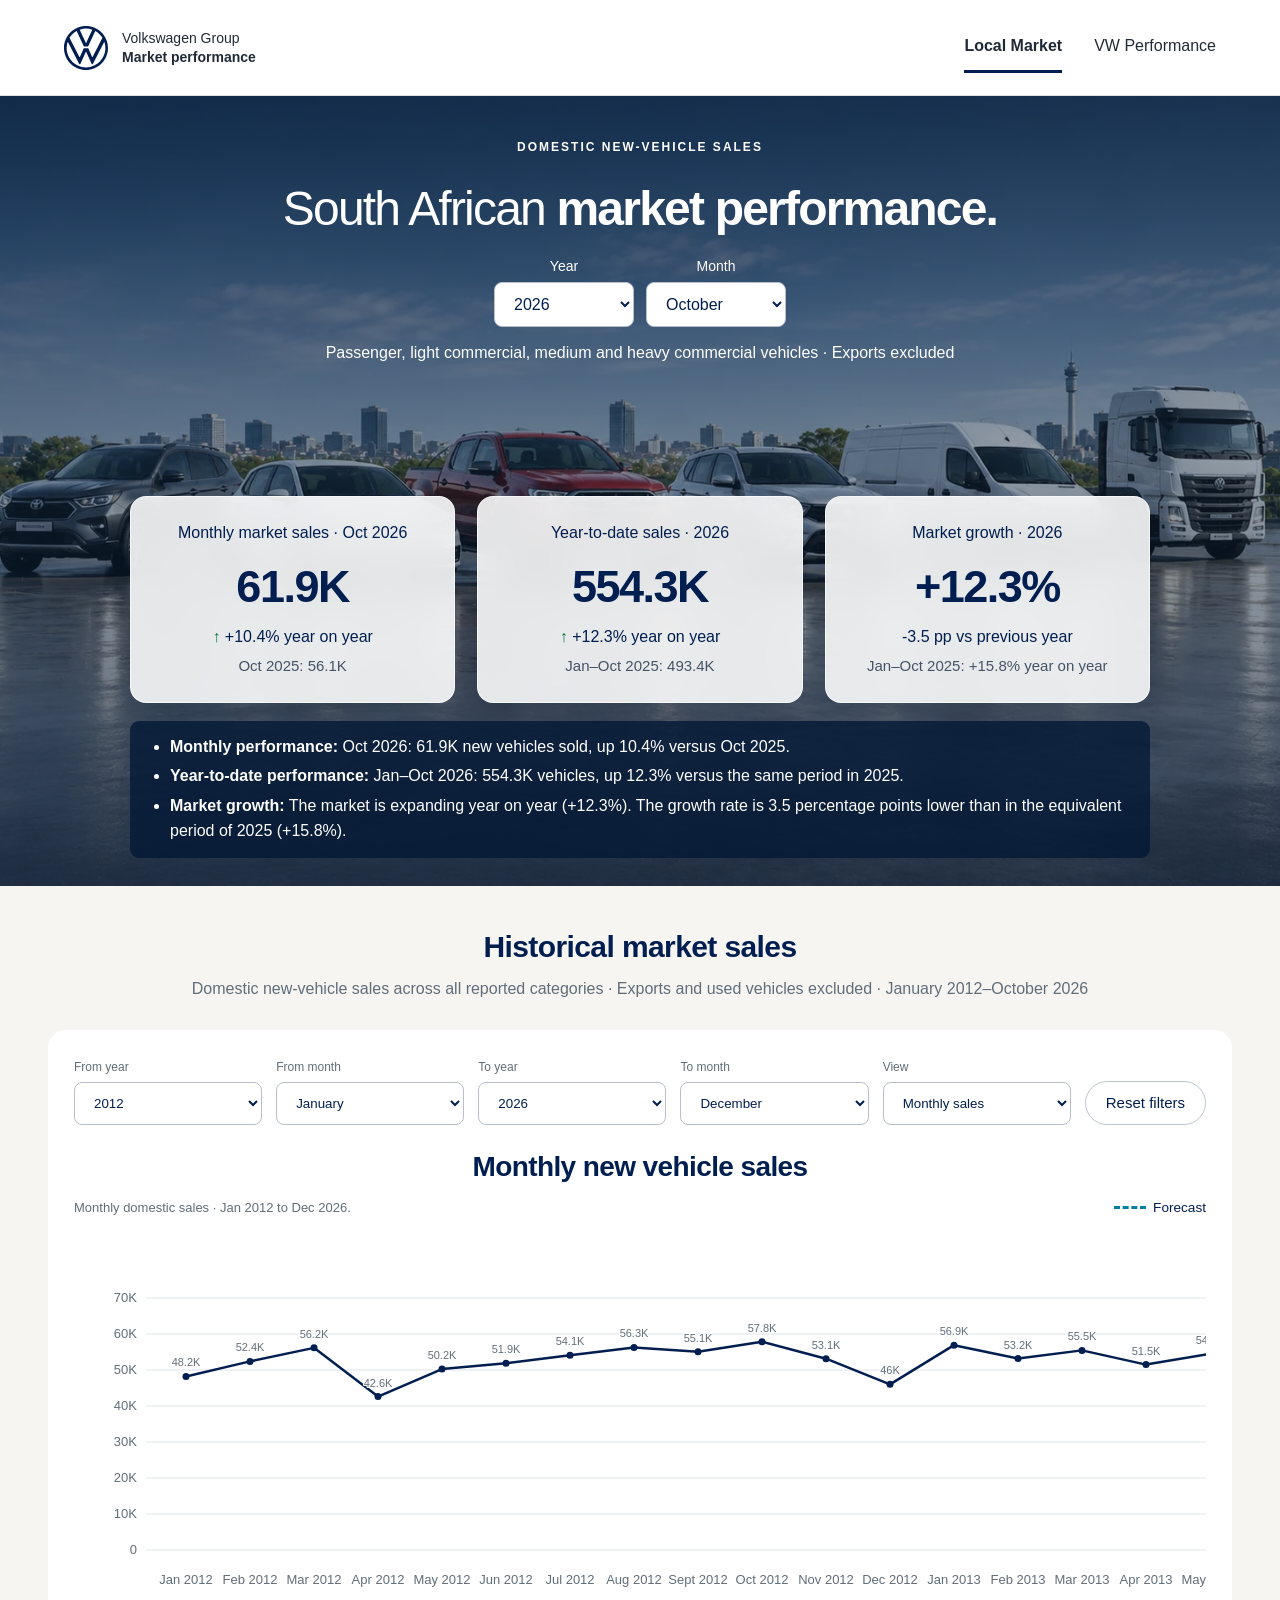
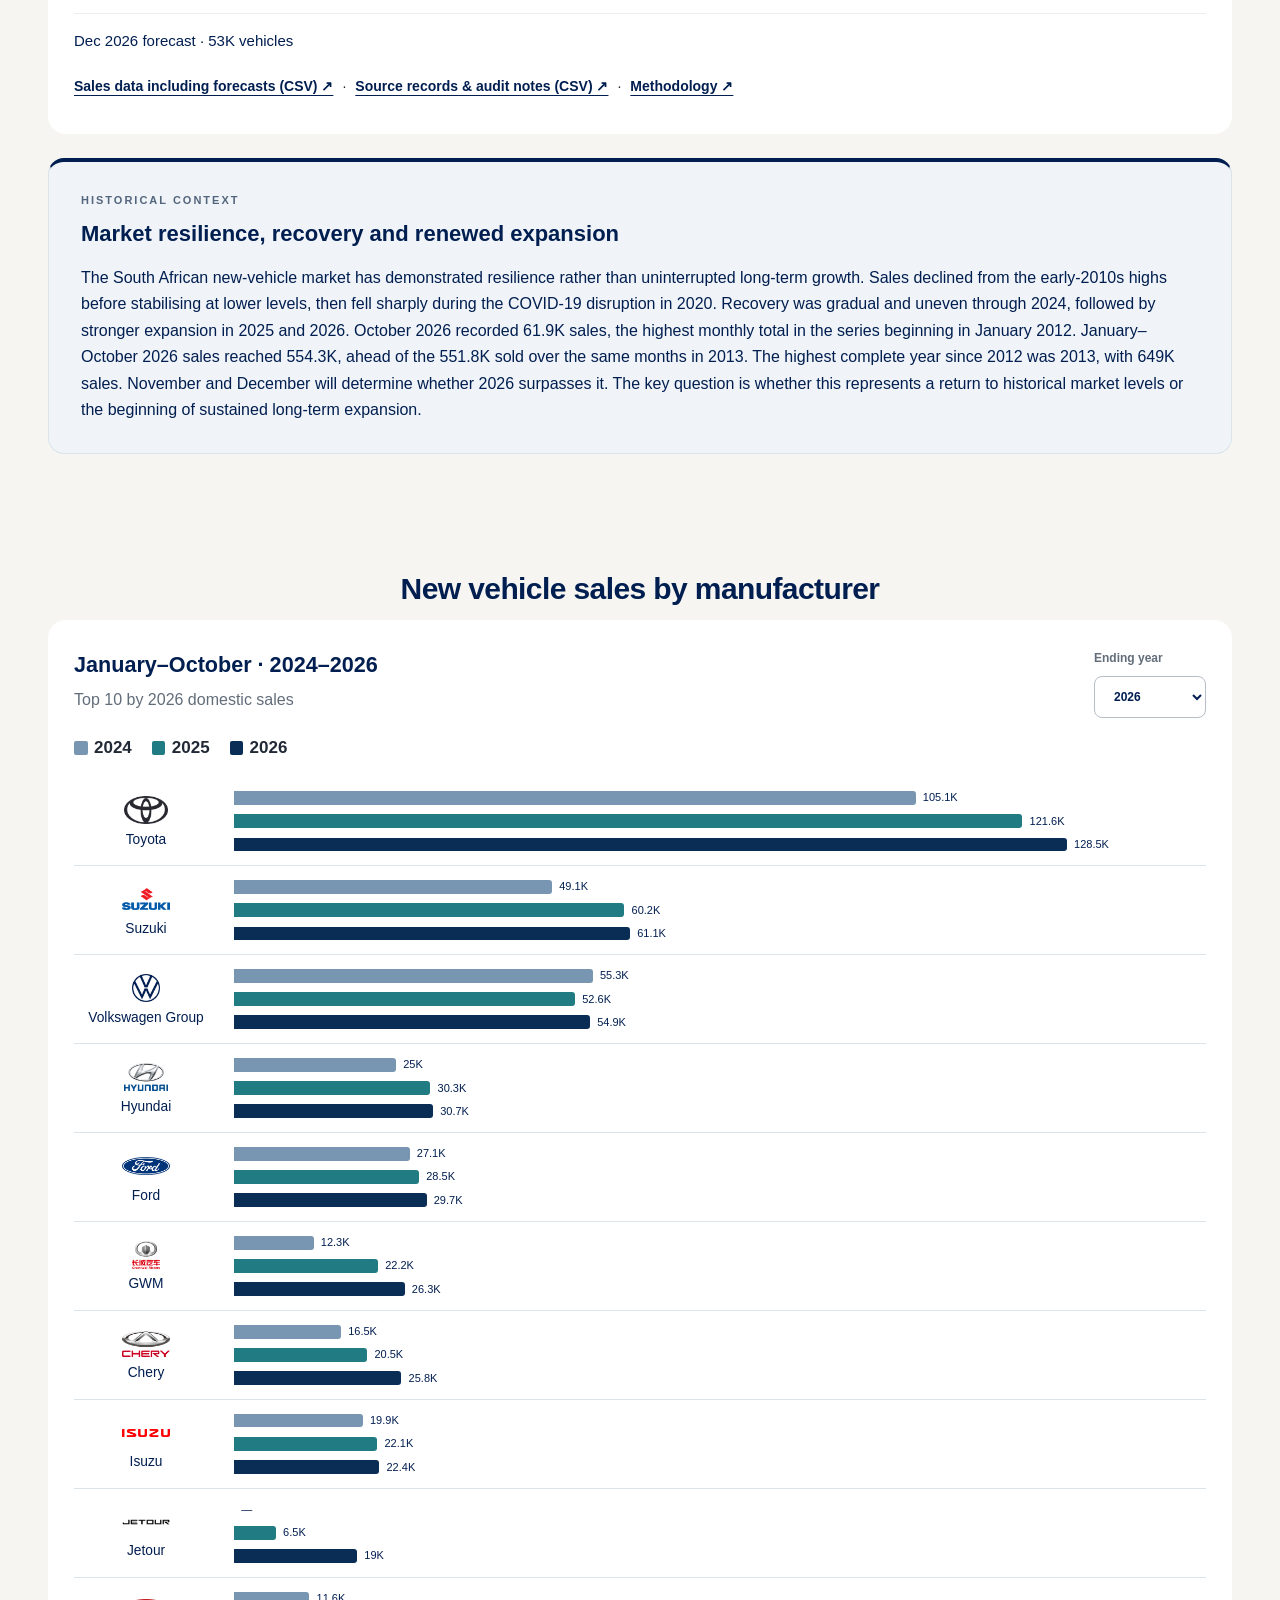
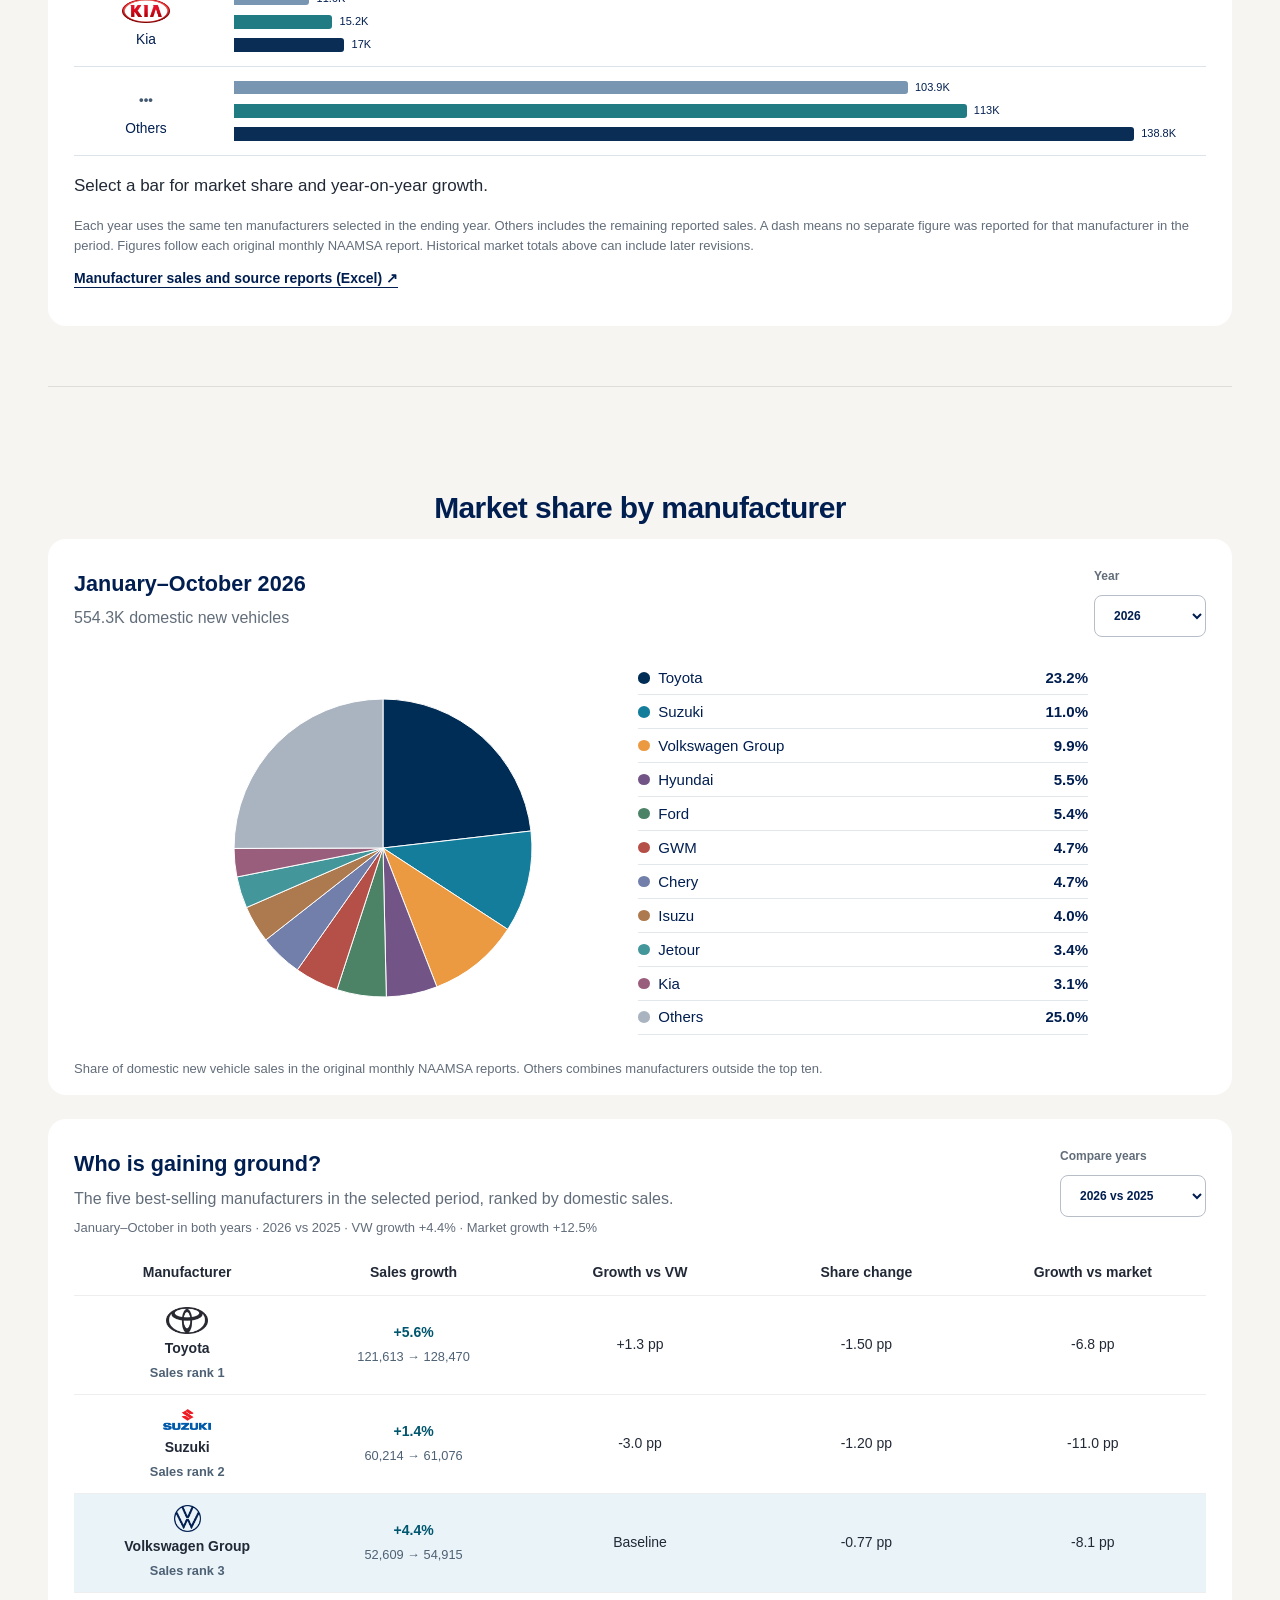
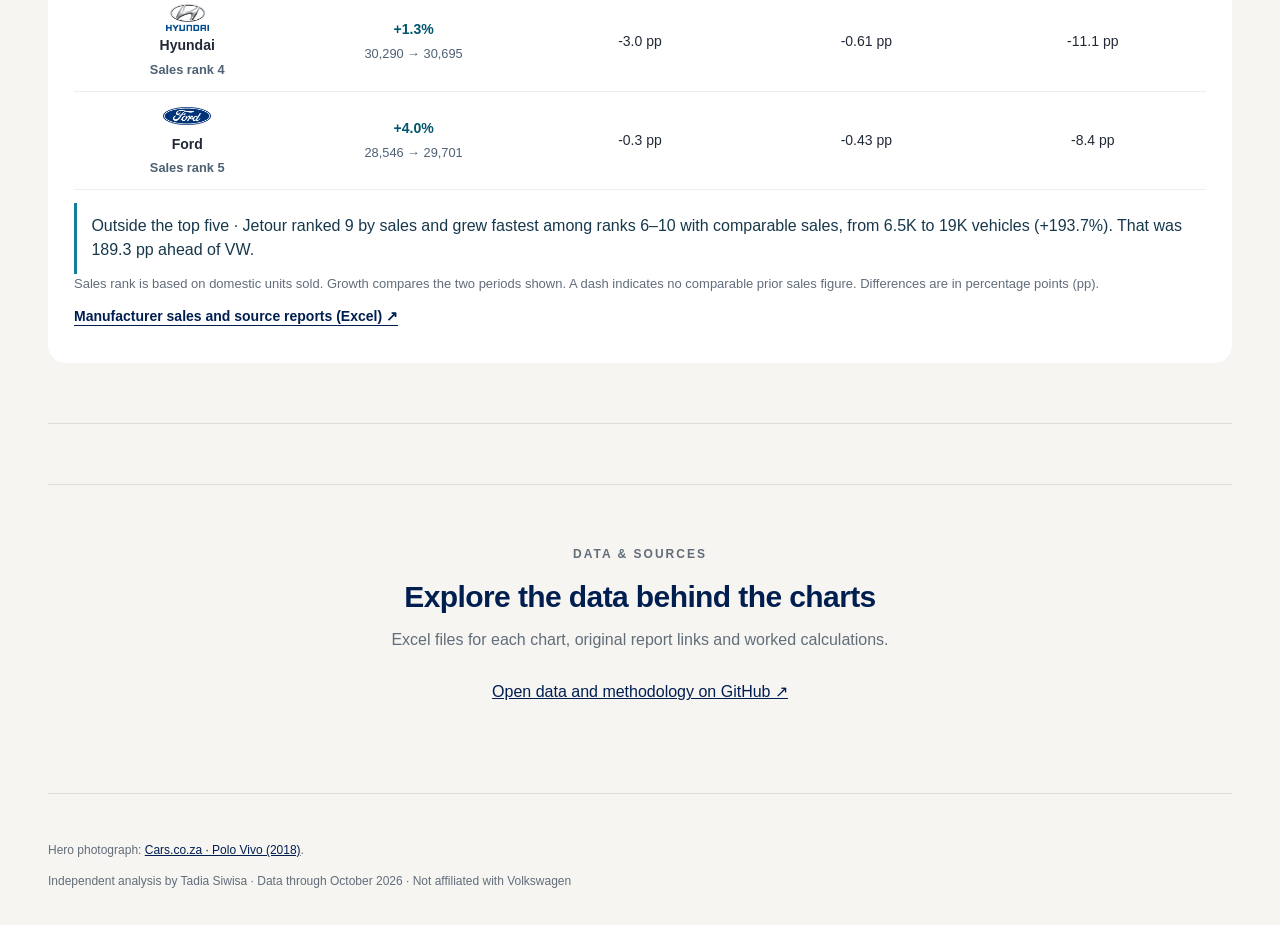
<file: dashboard/index.html>
<!DOCTYPE html>

<html lang="en"><head><meta charset="utf-8"/><meta content="width=device-width,initial-scale=1" name="viewport"/><title>Volkswagen Group SA | Domestic sales</title><meta content="South African domestic vehicle sales dashboard, January–October 2025 and 2026." name="description"/><link href="style.css?v=100193ae" rel="stylesheet"/><link href="market.css?v=20261120-r2" rel="stylesheet"/><link rel="stylesheet" href="manufacturers.css?v=three-years"/><link rel="stylesheet" href="local-share.css?v=2"/><style>
.forecast-row {display:flex; align-items:center; flex-wrap:wrap; gap:4px 16px; justify-content:space-between}
.forecast-key {display:inline-flex; align-items:center; gap:7px; margin-inline-start:auto; white-space:nowrap; font-size:.85rem; color:#001e50}
.forecast-key[hidden] {display:none}
.forecast-key::before {content:""; width:32px; border-top:3px dashed #007fa3}
</style></head><body>
<header><a class="identity" href="#market"><img alt="Volkswagen" class="vw-mark" height="44" src="assets/vw-logo.svg" width="44"/><span>Volkswagen Group<br/><b>Market performance</b></span></a><nav aria-label="Dashboard views"><a class="active" href="#market" id="localTab">Local Market</a><a href="#overview" id="vwTab">VW Performance</a></nav></header>
<main><section id="market" aria-labelledby="marketTitle"><div class="intro market-hero"><div class="eyebrow">DOMESTIC NEW-VEHICLE SALES</div><div class="heading"><h1 id="marketTitle">South African <strong>market performance.</strong></h1></div><label class="market-month-label">KPI month<select id="marketMonth" aria-label="Market KPI month"></select></label><p class="scope">Passenger, light commercial, medium and heavy commercial vehicles · Exports excluded</p><div id="marketKpis" class="kpis" aria-live="polite"></div><ul id="marketTakeaway" class="takeaway" aria-live="polite"></ul></div><h2 class="market-section-heading">Historical market sales</h2><p class="sub market-description">Domestic new-vehicle sales across all reported categories · Exports and used vehicles excluded · January 2012–October 2026</p><div class="chart-card" id="marketPanel"><div class="market-controls"><label>From year<select id="marketStart" aria-label="Market start year"></select></label><label>From month<select id="marketStartMonth" aria-label="Market start month"></select></label><label>To year<select id="marketEnd" aria-label="Market end year"></select></label><label>To month<select id="marketEndMonth" aria-label="Market end month"></select></label><label>View<select id="marketMode"><option value="monthly">Monthly sales</option><option value="annual">Annual sales</option></select></label><button type="button" id="marketReset">Reset filters</button></div><h2 id="marketChartTitle" class="chart-title">Monthly new vehicle sales</h2><div class="forecast-row"><p class="source" id="marketChartNote">Loading historical data…</p><span class="forecast-key" id="marketForecastKey" hidden>Forecast</span></div><div id="marketChart" class="chart" aria-label="Historical market sales chart"></div><p id="marketReadout" class="readout" aria-live="polite">Select a chart observation for its exact value.</p><p class="chart-data-link"><a href="assets/domestic-sales-with-forecasts.csv" download>Sales data including forecasts (CSV) ↗</a> · <a href="assets/market-provenance-2012-2026.csv" download>Source records &amp; audit notes (CSV) ↗</a> · <a href="https://github.com/Tadia-Siwisa/VW-Peformance-Dashboard/blob/main/notes/Methodology.md#9-historical-all-market-working-series-20122026">Methodology ↗</a></p></div><aside class="insight-tile sales-insights"><div class="eyebrow">HISTORICAL CONTEXT</div><h3>Market resilience, recovery and renewed expansion</h3><p>The South African new-vehicle market has demonstrated resilience rather than uninterrupted long-term growth. Sales declined from the early-2010s highs before stabilising at lower levels, then fell sharply during the COVID-19 disruption in 2020. Recovery was gradual and uneven through 2024, followed by stronger expansion in 2025 and 2026. October 2026 recorded 61.9K sales, the highest monthly total in the series beginning in January 2012. January–October 2026 sales reached 554.3K, ahead of the 551.8K sold over the same months in 2013. The highest complete year since 2012 was 2013, with 649K sales. November and December will determine whether 2026 surpasses it. The key question is whether this represents a return to historical market levels or the beginning of sustained long-term expansion.</p></aside>
<section id="manufacturers" aria-labelledby="manufacturerTitle">
  <h2 class="market-section-heading" id="manufacturerTitle">New vehicle sales by manufacturer</h2>
  <div class="chart-card manufacturer-card">
    <div class="manufacturer-controls">
      <div><h3 id="manufacturerPeriod">Domestic new vehicle sales</h3><p id="manufacturerTotal" class="sub" aria-live="polite"></p></div>
      <label for="manufacturerYear">Ending year<select id="manufacturerYear" disabled></select></label>
    </div>
    <div id="manufacturerLegend" aria-label="Comparison years"></div>
    <ol id="manufacturerBars" aria-label="Top ten manufacturers by domestic sales, followed by Others"></ol>
    <p id="manufacturerDetail" aria-live="polite"></p>
    <p class="source">Each year uses the same ten manufacturers selected in the ending year. Others includes the remaining reported sales. A dash means no separate figure was reported for that manufacturer in the period. Figures follow each original monthly NAAMSA report. Historical market totals above can include later revisions.</p>
    <p class="chart-data-link"><a href="assets/manufacturer-sales.xlsx" download>Manufacturer sales and source reports (Excel) ↗</a></p>
  </div>
</section>
<section id="share" aria-labelledby="localShareTitle">
  <h2 id="localShareTitle" class="market-section-heading">Market share by manufacturer</h2>
  <div class="chart-card">
    <div class="manufacturer-controls"><div><h3 id="sharePeriod">Domestic market share</h3><p class="sub" id="shareTotal" aria-live="polite"></p></div><label for="shareYear">Year<select id="shareYear" disabled></select></label></div>
    <div class="share-layout"><svg id="localPie" viewBox="0 0 200 200" role="img"></svg><ul id="localShareLegend" aria-label="Manufacturer shares and sales"></ul></div>
    <p class="source">Share of domestic new vehicle sales in the original monthly NAAMSA reports. Others combines manufacturers outside the top ten.</p>
  </div>
  <div id="competitors" class="chart-card gaining-card">
    <div class="manufacturer-controls"><div><h3>Who is gaining ground?</h3><p class="sub">The five best-selling manufacturers in the selected period, ranked by domestic sales.</p></div><label for="gainingYears">Compare years<select id="gainingYears" disabled></select></label></div>
    <p class="source" id="gainingBenchmark" aria-live="polite"></p>
    <div class="growth-table-scroll"><table id="gainingTable"><thead><tr><th scope="col">Manufacturer</th><th scope="col">Sales growth</th><th scope="col">Growth vs VW</th><th scope="col">Share change</th><th scope="col">Growth vs market</th></tr></thead><tbody></tbody></table></div>
    <p id="competitorWatch" class="source" aria-live="polite"></p>
    <p class="source">Sales rank is based on domestic units sold. Growth compares the two periods shown. A dash indicates no comparable prior sales figure. Differences are in percentage points (pp).</p>
    <p class="chart-data-link"><a href="assets/manufacturer-sales.xlsx" download>Manufacturer sales and source reports (Excel) ↗</a></p>
  </div>
</section></section>
<section class="intro" id="overview"><div class="eyebrow">SOUTH AFRICA · DOMESTIC NEW-VEHICLE SALES</div><div class="heading"><h1>Current <strong>performance.</strong></h1><div class="year-controls"><label>Year <select id="vwKpiYear"></select></label><label>Month <select id="month" aria-label="KPI month"></select></label></div></div><p class="scope">Passenger, light commercial and commercial vehicles · Exports excluded</p><div class="kpis" id="kpis"></div><ul aria-live="polite" class="takeaway" id="takeaway"></ul></section>
<div class="jump"><a href="#sales">Sales trend</a><a href="#models">Models</a><a href="#growth">Growth</a><a href="#competitors">Competitor growth</a><a href="#conclusion">Conclusion</a></div>
<section id="sales"><div class="eyebrow">01 / OVERALL PERFORMANCE</div><div class="chart-card"><h2 class="chart-title">Monthly domestic sales</h2><p class="sub">Volkswagen Group SA domestic new-vehicle sales · Passenger, light commercial and commercial vehicles · Exports excluded</p><div class="year-controls"><label id="vwSalesYearLabel">Year <select id="vwSalesYear"></select></label></div><div class="forecast-row"><p class="source" id="salesModeNote"></p><span class="forecast-key" id="vwForecastKey" hidden>Forecast</span></div><div class="chart" id="salesChart"></div><p aria-live="polite" id="salesReadout"></p><p class="chart-data-link"><a href="assets/domestic-sales-with-forecasts.csv" download>Sales data including forecasts (CSV) ↗</a> · <a href="assets/manufacturer-sales.xlsx" download>Data sources <span aria-hidden="true">↗</span></a> <span class="chart-data-hint">Excel (.xlsx)</span></p></div><aside aria-labelledby="salesInsightsTitle" class="insight-tile sales-insights">
<div class="eyebrow">2026 INSIGHTS · COMPARED WITH 2025</div>
<div class="insight-summary"><div><h3 id="salesInsightsTitle">A weaker start, but more vehicles sold overall</h3><p>Volkswagen Group SA sold <strong>54.9K vehicles</strong> in January–October 2026, compared with <strong>52.6K</strong> in 2025. Gains from March onward more than offset the January–February shortfall.</p></div><div class="insight-stat"><strong>+4.4%</strong><span>January–October sales</span><small>2.3K more vehicles</small></div></div>
<div class="insight-explanations">
<article><span class="insight-label">JANUARY · POSSIBLE CONTEXT</span><h4>Why was 2025’s starting point stronger?</h4><p>VW entered 2025 with a recently refreshed range and lower interest rates following late-2024 cuts. These could have supported purchases, but their contribution to January sales is unquantified. The weaker January 2026 start remains unexplained.</p><a href="https://www.vw.co.za/en/volkswagen-experience/newsroom/volkswagen-introduces-refreshed-polo-vivo.html" rel="noopener" target="_blank">VW product update ↗</a> <a href="https://www.resbank.co.za/en/home/publications/publication-detail-pages/statements/monetary-policy-statements/2024/Statement-of-the-Monetary-Policy-Committee-September-20241" rel="noopener" target="_blank">SARB decision ↗</a></article>
<article><span class="insight-label">APRIL · SUPPORTED CONTEXT</span><h4>Why does April stand out?</h4><p>Public holidays reduce selling opportunities; naamsa documented fewer selling days in April 2025. VW also paused Kariega production from 14 April to 12 May 2025. The shutdown may have compounded the low sales level, but its domestic-sales impact is not established.</p><a href="https://raw.githubusercontent.com/Tadia-Siwisa/VW-Peformance-Dashboard/main/data/charts/03_Growth_comparison_2024-2026.xlsx" download>Domestic sales Excel data ↗</a> <a href="https://www.vw.co.za/en/volkswagen-experience/newsroom/plant-kariega-to-undergo-preparations-for-ao-suv-entry-production.html" rel="noopener" target="_blank">VW shutdown announcement ↗</a></article>
</div>
<p class="insight-footnote">Checked against naamsa’s January–October 2025 and 2026 reports on 11 November 2026. Totals sum verified, as-published monthly VW sales. <a href="https://github.com/Tadia-Siwisa/VW-Peformance-Dashboard/blob/main/notes/Methodology.md">Verification and revision notes ↗</a></p>
</aside>
<div class="chart-card" id="annual-sales"><h2 class="chart-title">Annual domestic sales</h2><div class="forecast-row"><p class="sub">Volkswagen Group SA · Full calendar years · 2026 estimate includes January–October actuals and November–December forecasts · Exports excluded</p><span class="forecast-key" id="vwAnnualForecastKey" hidden>Forecast</span></div><div class="chart" id="annualSalesChart"></div><p aria-live="polite" id="annualSalesReadout"></p><p class="source">April 2020 contributes zero VW sales. Other manufacturers account for all 574 domestic sales reported that month.</p></div>
<aside aria-labelledby="annualInsightsTitle" class="insight-tile sales-insights">
<div class="eyebrow">ANNUAL SALES · 2012–2025</div>
<div class="insight-summary"><div><h3 id="annualInsightsTitle">Domestic sales fell each year after the 2021 rebound</h3><p>VW Group SA sold <strong>71.6K vehicles in 2021</strong>, up from 63.5K in 2020. Sales then fell for four consecutive years, reaching <strong>63.7K in 2025</strong>, just 185 vehicles above the 2020 total.</p></div><div class="insight-stat"><strong>−41.3%</strong><span>2025 sales versus 2012</span><small>44.7K fewer vehicles</small></div></div>
<p>Over the same period, total market sales fell 4.3%, from 623.9K vehicles in 2012 to 597.1K in 2025. VW’s share fell from 17.37% to 10.66%.</p>
<details><summary>View sales and market share by year</summary><div style="overflow-x:auto"><table style="width:100%;text-align:right;font-variant-numeric:tabular-nums"><thead><tr><th scope="col">Year</th><th scope="col">VW sales</th><th scope="col">Market sales</th><th scope="col">VW share</th></tr></thead><tbody><tr><th scope="row">2012</th><td>108,385</td><td>623,913</td><td>17.37%</td></tr><tr><th scope="row">2013</th><td>111,723</td><td>648,953</td><td>17.22%</td></tr><tr><th scope="row">2014</th><td>107,809</td><td>644,414</td><td>16.73%</td></tr><tr><th scope="row">2015</th><td>98,180</td><td>617,681</td><td>15.89%</td></tr><tr><th scope="row">2016</th><td>86,575</td><td>547,545</td><td>15.81%</td></tr><tr><th scope="row">2017</th><td>86,960</td><td>557,702</td><td>15.59%</td></tr><tr><th scope="row">2018</th><td>89,886</td><td>552,227</td><td>16.28%</td></tr><tr><th scope="row">2019</th><td>89,352</td><td>536,611</td><td>16.65%</td></tr><tr><th scope="row">2020</th><td>63,482</td><td>380,206</td><td>16.70%</td></tr><tr><th scope="row">2021</th><td>71,577</td><td>464,493</td><td>15.41%</td></tr><tr><th scope="row">2022</th><td>69,801</td><td>529,558</td><td>13.18%</td></tr><tr><th scope="row">2023</th><td>67,456</td><td>531,764</td><td>12.69%</td></tr><tr><th scope="row">2024</th><td>66,486</td><td>515,873</td><td>12.89%</td></tr><tr><th scope="row">2025</th><td>63,667</td><td>597,131</td><td>10.66%</td></tr></tbody></table></div></details>
</aside></section>
<section id="models"><div class="eyebrow">02 / MODEL PERFORMANCE</div><h2>Sales by model</h2><p class="sub">January–October · 2025 versus 2026 · Domestic vehicles sold</p><div class="model-controls" style="justify-content:flex-end"><div><button aria-label="Previous models" id="modelPrev" type="button"><svg viewBox="0 0 24 24" width="22" height="22" aria-hidden="true"><path d="M19 12H5m7-7-7 7 7 7" fill="none" stroke="currentColor" stroke-width="1.7" stroke-linecap="round" stroke-linejoin="round"/></svg></button><button aria-label="Next models" id="modelNext" type="button"><svg viewBox="0 0 24 24" width="22" height="22" aria-hidden="true"><path d="M5 12h14m-7-7 7 7-7 7" fill="none" stroke="currentColor" stroke-width="1.7" stroke-linecap="round" stroke-linejoin="round"/></svg></button></div></div><div aria-label="Sales by model carousel" class="model-grid" role="region" tabindex="0"><article class="model-card"><span class="top-seller" title="Highest sales among the four models shown">Top seller</span><img alt="Volkswagen Polo Vivo" height="260" loading="lazy" src="assets/polo-vivo.png" width="432"/><h3>Polo Vivo</h3><div class="model-years"><div><span>2025 sales</span><strong><a href="https://raw.githubusercontent.com/Tadia-Siwisa/VW-Peformance-Dashboard/main/data/charts/02_Model_source_inputs_2025-2026.xlsx" download>21.2K</a></strong></div><div><span>2026 sales</span><strong><a href="https://raw.githubusercontent.com/Tadia-Siwisa/VW-Peformance-Dashboard/main/data/charts/02_Model_source_inputs_2025-2026.xlsx" download>22.8K</a></strong></div></div><div class="model-change">Year-on-year change <b class="positive"><a href="https://raw.githubusercontent.com/Tadia-Siwisa/VW-Peformance-Dashboard/main/data/charts/02_Model_source_inputs_2025-2026.xlsx" download>+7.7%</a></b></div><p class="model-status">Passenger hatch; excludes Vivo-Xpress</p><a class="model-source" href="https://raw.githubusercontent.com/Tadia-Siwisa/VW-Peformance-Dashboard/main/data/charts/02_Model_source_inputs_2025-2026.xlsx" download title="Download Excel with model input observations and calculations">Sources</a></article><article class="model-card"><img alt="Volkswagen Polo" height="260" loading="lazy" src="assets/polo.webp" width="432"/><h3>Polo</h3><div class="model-years"><div><span>2025 sales</span><strong><a href="https://raw.githubusercontent.com/Tadia-Siwisa/VW-Peformance-Dashboard/main/data/charts/02_Model_source_inputs_2025-2026.xlsx" download>7.9K</a></strong></div><div><span>2026 sales</span><strong><a href="https://raw.githubusercontent.com/Tadia-Siwisa/VW-Peformance-Dashboard/main/data/charts/02_Model_source_inputs_2025-2026.xlsx" download>8.3K</a></strong></div></div><div class="model-change">Year-on-year change <b class="positive"><a href="https://raw.githubusercontent.com/Tadia-Siwisa/VW-Peformance-Dashboard/main/data/charts/02_Model_source_inputs_2025-2026.xlsx" download>+5.1%</a></b></div><p class="model-status">Hatchback; excludes Polo Sedan</p><a class="model-source" href="https://raw.githubusercontent.com/Tadia-Siwisa/VW-Peformance-Dashboard/main/data/charts/02_Model_source_inputs_2025-2026.xlsx" download title="Download Excel with model input observations and calculations">Sources</a></article><article class="model-card"><img alt="Volkswagen T-Cross" height="260" loading="lazy" src="assets/t-cross.webp" width="432"/><h3>T-Cross</h3><div class="model-years"><div><span>2025 sales</span><strong><a href="https://raw.githubusercontent.com/Tadia-Siwisa/VW-Peformance-Dashboard/main/data/charts/02_Model_source_inputs_2025-2026.xlsx" download>5.6K</a></strong></div><div><span>2026 sales</span><strong><a href="https://raw.githubusercontent.com/Tadia-Siwisa/VW-Peformance-Dashboard/main/data/charts/02_Model_source_inputs_2025-2026.xlsx" download>5.6K</a></strong></div></div><div class="model-change">Year-on-year change <b class="negative"><a href="https://raw.githubusercontent.com/Tadia-Siwisa/VW-Peformance-Dashboard/main/data/charts/02_Model_source_inputs_2025-2026.xlsx" download>-0.6%</a></b></div><p class="model-status">Passenger SUV</p><a class="model-source" href="https://raw.githubusercontent.com/Tadia-Siwisa/VW-Peformance-Dashboard/main/data/charts/02_Model_source_inputs_2025-2026.xlsx" download title="Download Excel with model input observations and calculations">Sources</a></article><article class="model-card"><img alt="Volkswagen Amarok" height="260" loading="lazy" src="assets/amarok.webp" width="432"/><h3>Amarok</h3><div class="model-years"><div><span>2025 sales</span><strong><a href="https://raw.githubusercontent.com/Tadia-Siwisa/VW-Peformance-Dashboard/main/data/charts/02_Model_source_inputs_2025-2026.xlsx" download>3.3K</a></strong></div><div><span>2026 sales</span><strong><a href="https://raw.githubusercontent.com/Tadia-Siwisa/VW-Peformance-Dashboard/main/data/charts/02_Model_source_inputs_2025-2026.xlsx" download>4.1K</a></strong></div></div><div class="model-change">Year-on-year change <b class="positive"><a href="https://raw.githubusercontent.com/Tadia-Siwisa/VW-Peformance-Dashboard/main/data/charts/02_Model_source_inputs_2025-2026.xlsx" download>+24.4%*</a></b></div><p class="model-status">Light commercial vehicle · revision discrepancy*</p><a class="model-source" href="https://raw.githubusercontent.com/Tadia-Siwisa/VW-Peformance-Dashboard/main/data/charts/02_Model_source_inputs_2025-2026.xlsx" download title="Download Excel with model input observations and calculations">Sources</a></article></div><div class="model-ranking"><h3>Model ranking &amp; contribution</h3><p class="source">January–October · Rank among the four models shown, unchanged in both years. Shares use total Volkswagen Group SA sales.</p><div aria-label="Model sales ranking table" class="tablewrap" role="region" tabindex="0"><table class="model-ranking-table"><thead><tr><th colspan="2"></th><th colspan="2" scope="colgroup">2025</th><th colspan="2" scope="colgroup" class="year-divider">2026</th><th></th></tr><tr><th scope="col" class="rank-col">Rank</th><th scope="col" class="model-col">Model</th><th scope="col">Vehicles</th><th scope="col">Group share</th><th scope="col" class="year-divider">Vehicles</th><th scope="col">Group share</th><th scope="col">Change</th></tr></thead><tbody><tr><td class="rank-col">1</td><th scope="row" class="model-col"><img alt="" class="model-thumb" height="52" loading="lazy" src="assets/polo-vivo.png" width="88"/>Polo Vivo</th><td><a href="https://raw.githubusercontent.com/Tadia-Siwisa/VW-Peformance-Dashboard/main/data/charts/02_Model_source_inputs_2025-2026.xlsx" download title="Download Excel with model input observations and calculations">21 181</a></td><td><a href="https://raw.githubusercontent.com/Tadia-Siwisa/VW-Peformance-Dashboard/main/data/charts/02_Model_sales_2025-2026.xlsx" download>40.3%</a></td><td class="year-divider"><a href="https://raw.githubusercontent.com/Tadia-Siwisa/VW-Peformance-Dashboard/main/data/charts/02_Model_source_inputs_2025-2026.xlsx" download title="Download Excel with model input observations and calculations">22 814</a></td><td><a href="https://raw.githubusercontent.com/Tadia-Siwisa/VW-Peformance-Dashboard/main/data/charts/02_Model_sales_2025-2026.xlsx" download>41.5%</a></td><td class="positive"><a href="https://raw.githubusercontent.com/Tadia-Siwisa/VW-Peformance-Dashboard/main/data/charts/02_Model_source_inputs_2025-2026.xlsx" download>+7.7%</a></td></tr><tr><td class="rank-col">2</td><th scope="row" class="model-col"><img alt="" class="model-thumb" height="52" loading="lazy" src="assets/polo.webp" width="88"/>Polo</th><td><a href="https://raw.githubusercontent.com/Tadia-Siwisa/VW-Peformance-Dashboard/main/data/charts/02_Model_source_inputs_2025-2026.xlsx" download title="Download Excel with model input observations and calculations">7 932</a></td><td><a href="https://raw.githubusercontent.com/Tadia-Siwisa/VW-Peformance-Dashboard/main/data/charts/02_Model_sales_2025-2026.xlsx" download>15.1%</a></td><td class="year-divider"><a href="https://raw.githubusercontent.com/Tadia-Siwisa/VW-Peformance-Dashboard/main/data/charts/02_Model_source_inputs_2025-2026.xlsx" download title="Download Excel with model input observations and calculations">8 336</a></td><td><a href="https://raw.githubusercontent.com/Tadia-Siwisa/VW-Peformance-Dashboard/main/data/charts/02_Model_sales_2025-2026.xlsx" download>15.2%</a></td><td class="positive"><a href="https://raw.githubusercontent.com/Tadia-Siwisa/VW-Peformance-Dashboard/main/data/charts/02_Model_source_inputs_2025-2026.xlsx" download>+5.1%</a></td></tr><tr><td class="rank-col">3</td><th scope="row" class="model-col"><img alt="" class="model-thumb" height="52" loading="lazy" src="assets/t-cross.webp" width="88"/>T-Cross</th><td><a href="https://raw.githubusercontent.com/Tadia-Siwisa/VW-Peformance-Dashboard/main/data/charts/02_Model_source_inputs_2025-2026.xlsx" download title="Download Excel with model input observations and calculations">5 603</a></td><td><a href="https://raw.githubusercontent.com/Tadia-Siwisa/VW-Peformance-Dashboard/main/data/charts/02_Model_sales_2025-2026.xlsx" download>10.7%</a></td><td class="year-divider"><a href="https://raw.githubusercontent.com/Tadia-Siwisa/VW-Peformance-Dashboard/main/data/charts/02_Model_source_inputs_2025-2026.xlsx" download title="Download Excel with model input observations and calculations">5 571</a></td><td><a href="https://raw.githubusercontent.com/Tadia-Siwisa/VW-Peformance-Dashboard/main/data/charts/02_Model_sales_2025-2026.xlsx" download>10.1%</a></td><td class="negative"><a href="https://raw.githubusercontent.com/Tadia-Siwisa/VW-Peformance-Dashboard/main/data/charts/02_Model_source_inputs_2025-2026.xlsx" download>-0.6%</a></td></tr><tr><td class="rank-col">4</td><th scope="row" class="model-col"><img alt="" class="model-thumb" height="52" loading="lazy" src="assets/amarok.webp" width="88"/>Amarok*</th><td><a href="https://raw.githubusercontent.com/Tadia-Siwisa/VW-Peformance-Dashboard/main/data/charts/02_Model_source_inputs_2025-2026.xlsx" download title="Download Excel with model input observations and calculations">3 291</a></td><td><a href="https://raw.githubusercontent.com/Tadia-Siwisa/VW-Peformance-Dashboard/main/data/charts/02_Model_sales_2025-2026.xlsx" download>6.3%</a></td><td class="year-divider"><a href="https://raw.githubusercontent.com/Tadia-Siwisa/VW-Peformance-Dashboard/main/data/charts/02_Model_source_inputs_2025-2026.xlsx" download title="Download Excel with model input observations and calculations">4 093</a></td><td><a href="https://raw.githubusercontent.com/Tadia-Siwisa/VW-Peformance-Dashboard/main/data/charts/02_Model_sales_2025-2026.xlsx" download>7.5%</a></td><td class="positive"><a href="https://raw.githubusercontent.com/Tadia-Siwisa/VW-Peformance-Dashboard/main/data/charts/02_Model_source_inputs_2025-2026.xlsx" download>+24.4%*</a></td></tr><tr class="model-residual"><td class="rank-col">—</td><th scope="row" class="model-col">Other / unitemised Group sales</th><td><a href="https://raw.githubusercontent.com/Tadia-Siwisa/VW-Peformance-Dashboard/main/data/charts/02_Model_source_inputs_2025-2026.xlsx" download>14 602</a></td><td><a href="https://raw.githubusercontent.com/Tadia-Siwisa/VW-Peformance-Dashboard/main/data/charts/02_Model_sales_2025-2026.xlsx" download>27.8%</a></td><td class="year-divider"><a href="https://raw.githubusercontent.com/Tadia-Siwisa/VW-Peformance-Dashboard/main/data/charts/02_Model_source_inputs_2025-2026.xlsx" download>14 101</a></td><td><a href="https://raw.githubusercontent.com/Tadia-Siwisa/VW-Peformance-Dashboard/main/data/charts/02_Model_sales_2025-2026.xlsx" download>25.7%</a></td><td>—</td></tr><tr class="model-total"><td class="rank-col">—</td><th scope="row" class="model-col">Volkswagen Group SA total</th><td><a href="https://raw.githubusercontent.com/Tadia-Siwisa/VW-Peformance-Dashboard/main/data/charts/02_Model_source_inputs_2025-2026.xlsx" download>52 609</a></td><td><a href="https://raw.githubusercontent.com/Tadia-Siwisa/VW-Peformance-Dashboard/main/data/charts/02_Model_source_inputs_2025-2026.xlsx" download>100%</a></td><td class="year-divider"><a href="https://raw.githubusercontent.com/Tadia-Siwisa/VW-Peformance-Dashboard/main/data/charts/02_Model_source_inputs_2025-2026.xlsx" download>54 915</a></td><td><a href="https://raw.githubusercontent.com/Tadia-Siwisa/VW-Peformance-Dashboard/main/data/charts/02_Model_source_inputs_2025-2026.xlsx" download>100%</a></td><td><a href="https://raw.githubusercontent.com/Tadia-Siwisa/VW-Peformance-Dashboard/main/data/charts/02_Model_source_inputs_2025-2026.xlsx" download>+4.4%</a></td></tr></tbody></table></div><p class="source">Other / unitemised includes Audi, commercial vehicles and models without comparable totals.</p></div><aside class="insight-tile sales-insights"><div class="eyebrow">2026 · COMPARED WITH 2025</div><h3>Polo Vivo drives the largest gain among these models</h3><p>Polo Vivo added 1.6K sales, the largest increase among the four models shown, and sold about 2.7 times as many vehicles as Polo hatch in 2026. Polo also grew, while T-Cross was broadly flat. Amarok’s increase is provisional because its sources use different baselines.</p></aside></section>
<section id="growth"><div class="eyebrow">03 / GROWTH &amp; MARKET CONTEXT</div><div class="chart-card"><h2 class="chart-title">Year-on-year sales growth: Volkswagen Group South Africa versus the market</h2><p class="sub" id="growthSubtitle">January–October 2026 · Each point compares sales with the same month in 2025.</p><div class="growth-controls"><label for="growthPeriod">Choose years to compare</label><select id="growthPeriod"></select></div><p class="month-help">Select a month name or a point to see its growth rate and vehicle sales below.</p><div class="legend" id="growthLegend"></div><div class="chart" id="growthChart"></div><p class="chart-data-link"><a href="assets/growth-2012-2026.xlsx" download>Data sources <span aria-hidden="true">↗</span></a> <span class="chart-data-hint">Excel (.xlsx)</span></p><div aria-live="polite" class="readout" id="growthReadout">Select a month to compare growth rates.</div></div><aside aria-labelledby="growthInsightsTitle" class="insight-tile sales-insights">
<div class="eyebrow">JANUARY–OCTOBER 2026 · VERSUS 2025</div>
<h3 id="growthInsightsTitle">Sales grew, but did not keep pace with the market</h3><p>Sales grew <strong>4.4%</strong> from January to October 2026 compared with the same period in 2025, while the total market grew <strong>12.3%</strong>.</p><p>Sales growth outpaced the market in April and May, but lagged behind from June onward.</p></aside><p class="source">Sources: <a href="assets/growth-2012-2026.xlsx" download>Year-on-year growth Excel data (.xlsx) ↗</a></p></section>

<section id="conclusion" aria-labelledby="conclusionTitle"><div class="eyebrow">04 / CONCLUSION</div><aside class="insight-tile sales-insights conclusion-tile"><h2 id="conclusionTitle">Volkswagen is growing, but falling behind the market’s pace</h2><p>Across January–October 2026, Volkswagen Group SA sold <strong>4.4% more vehicles</strong> than in the same months of 2025, while the market grew <strong>12.3%</strong>. Its share of January–October sales fell from <strong>10.66% in 2025 to 9.91% in 2026</strong>, a decline of 0.76 percentage points. Volkswagen outgrew the market in only April and May. Those gains may partly reflect a weaker 2025 comparison base: Kariega’s production shutdown fell in April–May 2025, although its effect on domestic sales has not been established.</p><h3>Year-end market forecast</h3><p>With 554.3K vehicles sold through October, the November 2026 outlook projects <strong>58.5K market sales in November</strong> and <strong>53K in December</strong>. That would bring the full year to <strong>665.8K vehicles</strong>, up 11.5% from 2025. The model underpredicted both months in each of five historical year-end tests.</p><div class="insight-explanations"><article><span class="insight-label">BUSINESS IMPLICATION</span><h4>Sales growth alone is not enough to hold market share</h4><p>Volkswagen sold more vehicles, but accounted for a smaller share of the expanding market. To maintain its share, its sales need to grow at least as fast as the market. October’s share losses also affected Toyota and Suzuki, while Chery and the remaining manufacturers combined gained share. The business question is where the additional sales are happening and how Volkswagen can compete for them. These figures do not establish why buyers chose other brands.</p></article><article><span class="insight-label">RECOMMENDED NEXT STEP</span><h4>Identify where growth is happening, then understand the buyer</h4><p>Identify which rival models and vehicle categories account for the additional sales over the same period. Then compare the Polo Vivo and Polo with alternatives that meet similar buyer needs and budgets, looking at price, features and what buyers value. This would help distinguish between Volkswagen losing ground within comparable categories and market growth occurring elsewhere. Buyer and dealer feedback would help test the possible explanations; sales totals alone cannot show customers switching brands.</p></article></div><p class="insight-footnote">Scope: January–October sales growth and market share, with October competitor comparisons. Selected publication revisions and model-data gaps are documented in the <a href="https://github.com/Tadia-Siwisa/VW-Peformance-Dashboard/blob/main/notes/Methodology.md">methodology</a>.</p></aside></section>
<section id="sources"><div class="eyebrow">DATA &amp; SOURCES</div><h2>Explore the data behind the charts</h2><p class="sub">Excel files for each chart, original report links and worked calculations.</p><p class="sub"><a href="https://github.com/Tadia-Siwisa/VW-Peformance-Dashboard" target="_blank" rel="noopener">Open data and methodology on GitHub ↗</a></p></section>
<footer><p>Hero photograph: <a href="https://www.cars.co.za/motoring-news/volkswagen-polo-vivo-2018-review/41745/" rel="noopener" target="_blank">Cars.co.za · Polo Vivo (2018)</a>.</p>Independent analysis by Tadia Siwisa · Data through October 2026 · Not affiliated with Volkswagen</footer></main><script src="app.js?v=sales-forecast-key-2"></script><script src="market.js?v=sales-forecast-key-2" defer></script><script src="manufacturers.js?v=three-years" defer></script><script src="local-share.js?v=compact-counts" defer></script></body></html>
</file>
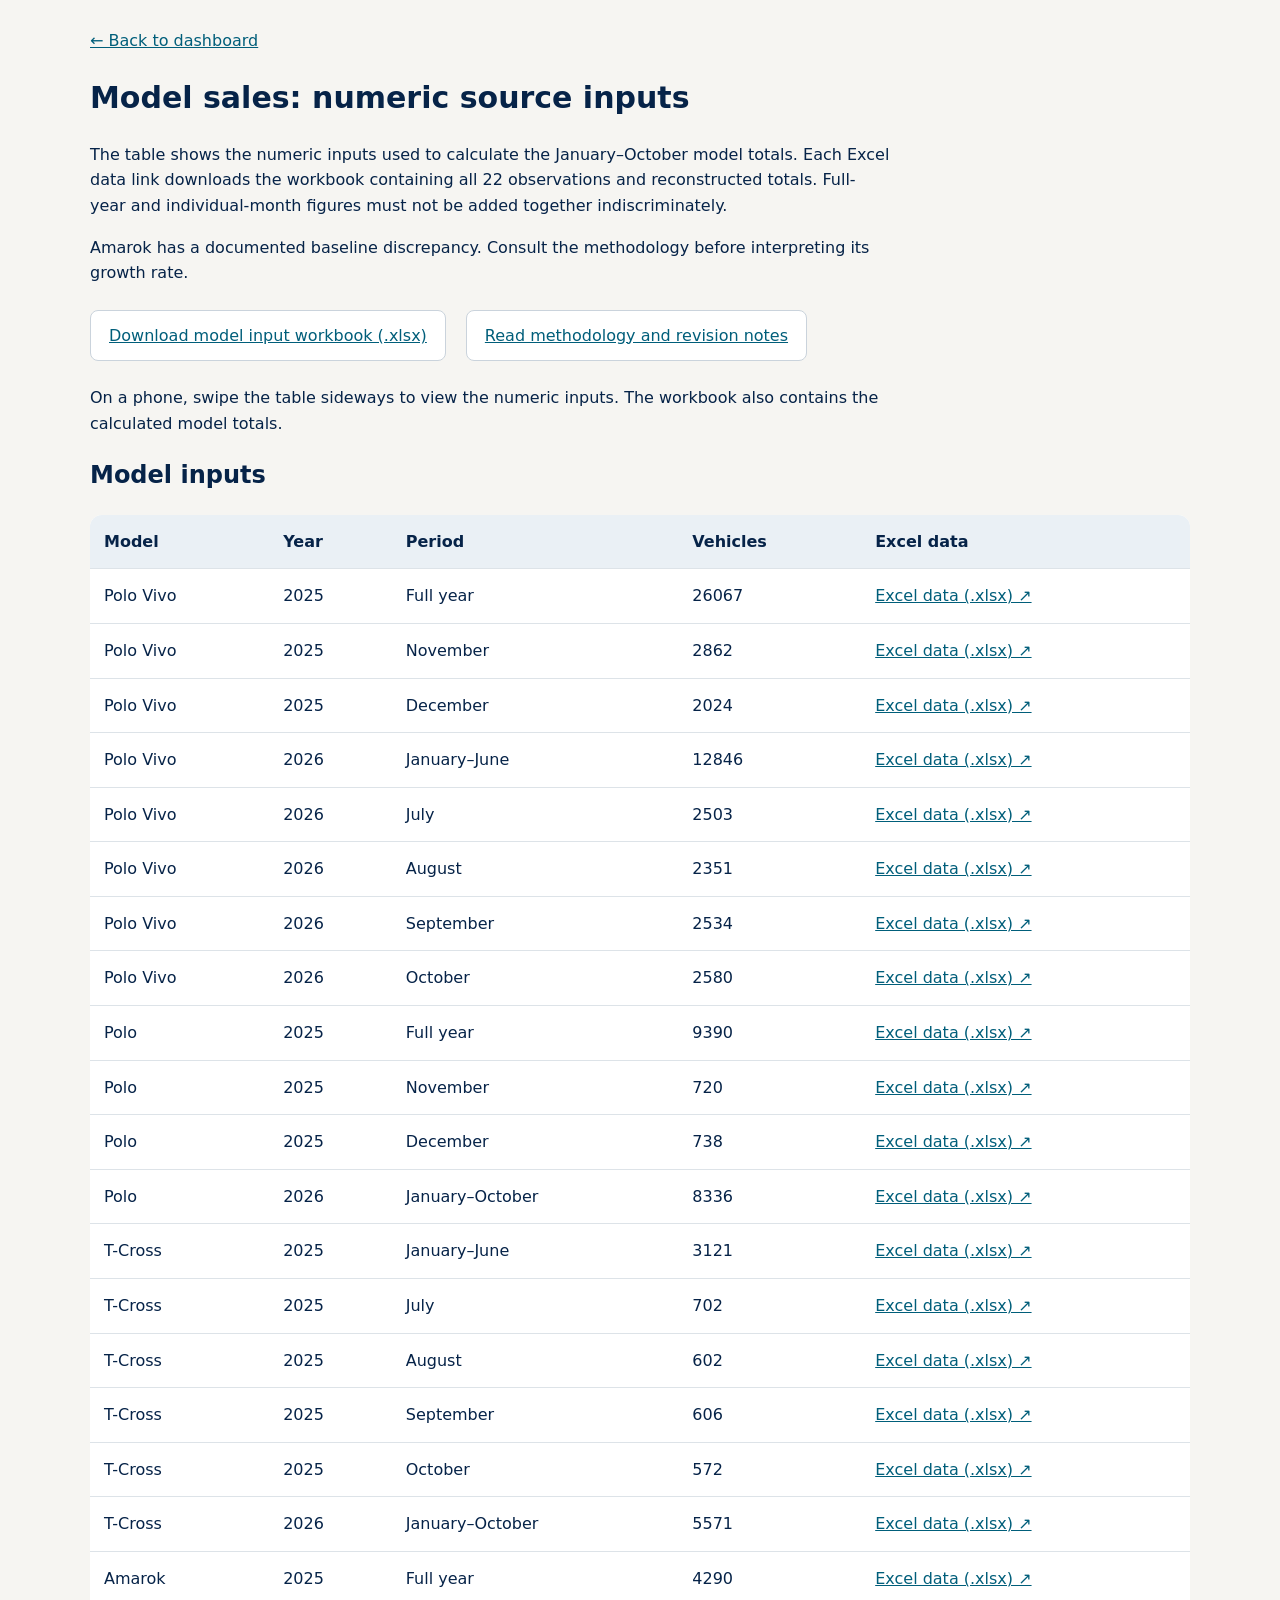
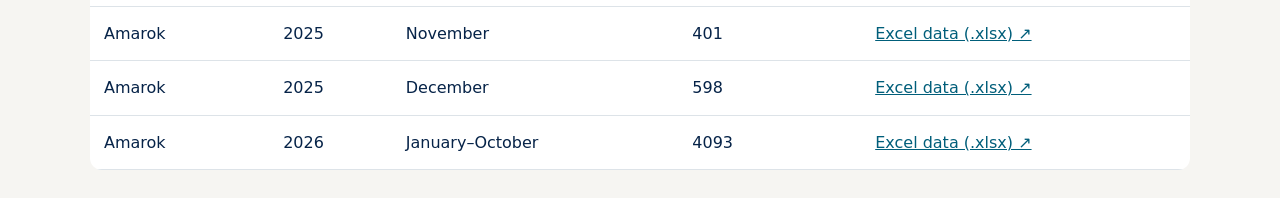
<file: dashboard/model-sources.html>
<!doctype html><html lang="en"><head><meta charset="utf-8"><meta name="viewport" content="width=device-width,initial-scale=1"><title>Model sales — data and sources</title><style>body{font:16px/1.6 system-ui,sans-serif;color:#062348;background:#f6f5f2;margin:0}main{max-width:1100px;margin:auto;padding:28px 20px}h1{font-size:30px}a{color:#005e7a}nav{display:flex;gap:20px;flex-wrap:wrap;margin:24px 0}nav a{padding:12px 18px;border:1px solid #cad3dc;border-radius:8px;background:white}.tablewrap{overflow-x:auto;background:white;border-radius:12px}table{border-collapse:collapse;width:100%;min-width:650px}td,th{padding:14px;text-align:left;border-bottom:1px solid #dde3e8}th{background:#eaf0f5}p{max-width:800px}</style></head><body><main><a href="index.html#models">← Back to dashboard</a><h1>Model sales: numeric source inputs</h1><p>The table shows the numeric inputs used to calculate the January–October model totals. Each Excel data link downloads the workbook containing all 22 observations and reconstructed totals. Full-year and individual-month figures must not be added together indiscriminately.</p><p>Amarok has a documented baseline discrepancy. Consult the methodology before interpreting its growth rate.</p><nav><a href="https://raw.githubusercontent.com/Tadia-Siwisa/VW-Peformance-Dashboard/main/data/charts/02_Model_source_inputs_2025-2026.xlsx" download>Download model input workbook (.xlsx)</a><a href="https://github.com/Tadia-Siwisa/VW-Peformance-Dashboard/blob/main/notes/Methodology.md">Read methodology and revision notes</a></nav><p>On a phone, swipe the table sideways to view the numeric inputs. The workbook also contains the calculated model totals.</p><h2>Model inputs</h2><div class="tablewrap" tabindex="0"><table><tr><th>Model</th><th>Year</th><th>Period</th><th>Vehicles</th><th>Excel data</th></tr><tr><td>Polo Vivo</td><td>2025</td><td>Full year</td><td>26067</td><td><a href="https://raw.githubusercontent.com/Tadia-Siwisa/VW-Peformance-Dashboard/main/data/charts/02_Model_source_inputs_2025-2026.xlsx" download>Excel data (.xlsx) ↗</a></td></tr><tr><td>Polo Vivo</td><td>2025</td><td>November</td><td>2862</td><td><a href="https://raw.githubusercontent.com/Tadia-Siwisa/VW-Peformance-Dashboard/main/data/charts/02_Model_source_inputs_2025-2026.xlsx" download>Excel data (.xlsx) ↗</a></td></tr><tr><td>Polo Vivo</td><td>2025</td><td>December</td><td>2024</td><td><a href="https://raw.githubusercontent.com/Tadia-Siwisa/VW-Peformance-Dashboard/main/data/charts/02_Model_source_inputs_2025-2026.xlsx" download>Excel data (.xlsx) ↗</a></td></tr><tr><td>Polo Vivo</td><td>2026</td><td>January–June</td><td>12846</td><td><a href="https://raw.githubusercontent.com/Tadia-Siwisa/VW-Peformance-Dashboard/main/data/charts/02_Model_source_inputs_2025-2026.xlsx" download>Excel data (.xlsx) ↗</a></td></tr><tr><td>Polo Vivo</td><td>2026</td><td>July</td><td>2503</td><td><a href="https://raw.githubusercontent.com/Tadia-Siwisa/VW-Peformance-Dashboard/main/data/charts/02_Model_source_inputs_2025-2026.xlsx" download>Excel data (.xlsx) ↗</a></td></tr><tr><td>Polo Vivo</td><td>2026</td><td>August</td><td>2351</td><td><a href="https://raw.githubusercontent.com/Tadia-Siwisa/VW-Peformance-Dashboard/main/data/charts/02_Model_source_inputs_2025-2026.xlsx" download>Excel data (.xlsx) ↗</a></td></tr><tr><td>Polo Vivo</td><td>2026</td><td>September</td><td>2534</td><td><a href="https://raw.githubusercontent.com/Tadia-Siwisa/VW-Peformance-Dashboard/main/data/charts/02_Model_source_inputs_2025-2026.xlsx" download>Excel data (.xlsx) ↗</a></td></tr><tr><td>Polo Vivo</td><td>2026</td><td>October</td><td>2580</td><td><a href="https://raw.githubusercontent.com/Tadia-Siwisa/VW-Peformance-Dashboard/main/data/charts/02_Model_source_inputs_2025-2026.xlsx" download>Excel data (.xlsx) ↗</a></td></tr><tr><td>Polo</td><td>2025</td><td>Full year</td><td>9390</td><td><a href="https://raw.githubusercontent.com/Tadia-Siwisa/VW-Peformance-Dashboard/main/data/charts/02_Model_source_inputs_2025-2026.xlsx" download>Excel data (.xlsx) ↗</a></td></tr><tr><td>Polo</td><td>2025</td><td>November</td><td>720</td><td><a href="https://raw.githubusercontent.com/Tadia-Siwisa/VW-Peformance-Dashboard/main/data/charts/02_Model_source_inputs_2025-2026.xlsx" download>Excel data (.xlsx) ↗</a></td></tr><tr><td>Polo</td><td>2025</td><td>December</td><td>738</td><td><a href="https://raw.githubusercontent.com/Tadia-Siwisa/VW-Peformance-Dashboard/main/data/charts/02_Model_source_inputs_2025-2026.xlsx" download>Excel data (.xlsx) ↗</a></td></tr><tr><td>Polo</td><td>2026</td><td>January–October</td><td>8336</td><td><a href="https://raw.githubusercontent.com/Tadia-Siwisa/VW-Peformance-Dashboard/main/data/charts/02_Model_source_inputs_2025-2026.xlsx" download>Excel data (.xlsx) ↗</a></td></tr><tr><td>T-Cross</td><td>2025</td><td>January–June</td><td>3121</td><td><a href="https://raw.githubusercontent.com/Tadia-Siwisa/VW-Peformance-Dashboard/main/data/charts/02_Model_source_inputs_2025-2026.xlsx" download>Excel data (.xlsx) ↗</a></td></tr><tr><td>T-Cross</td><td>2025</td><td>July</td><td>702</td><td><a href="https://raw.githubusercontent.com/Tadia-Siwisa/VW-Peformance-Dashboard/main/data/charts/02_Model_source_inputs_2025-2026.xlsx" download>Excel data (.xlsx) ↗</a></td></tr><tr><td>T-Cross</td><td>2025</td><td>August</td><td>602</td><td><a href="https://raw.githubusercontent.com/Tadia-Siwisa/VW-Peformance-Dashboard/main/data/charts/02_Model_source_inputs_2025-2026.xlsx" download>Excel data (.xlsx) ↗</a></td></tr><tr><td>T-Cross</td><td>2025</td><td>September</td><td>606</td><td><a href="https://raw.githubusercontent.com/Tadia-Siwisa/VW-Peformance-Dashboard/main/data/charts/02_Model_source_inputs_2025-2026.xlsx" download>Excel data (.xlsx) ↗</a></td></tr><tr><td>T-Cross</td><td>2025</td><td>October</td><td>572</td><td><a href="https://raw.githubusercontent.com/Tadia-Siwisa/VW-Peformance-Dashboard/main/data/charts/02_Model_source_inputs_2025-2026.xlsx" download>Excel data (.xlsx) ↗</a></td></tr><tr><td>T-Cross</td><td>2026</td><td>January–October</td><td>5571</td><td><a href="https://raw.githubusercontent.com/Tadia-Siwisa/VW-Peformance-Dashboard/main/data/charts/02_Model_source_inputs_2025-2026.xlsx" download>Excel data (.xlsx) ↗</a></td></tr><tr><td>Amarok</td><td>2025</td><td>Full year</td><td>4290</td><td><a href="https://raw.githubusercontent.com/Tadia-Siwisa/VW-Peformance-Dashboard/main/data/charts/02_Model_source_inputs_2025-2026.xlsx" download>Excel data (.xlsx) ↗</a></td></tr><tr><td>Amarok</td><td>2025</td><td>November</td><td>401</td><td><a href="https://raw.githubusercontent.com/Tadia-Siwisa/VW-Peformance-Dashboard/main/data/charts/02_Model_source_inputs_2025-2026.xlsx" download>Excel data (.xlsx) ↗</a></td></tr><tr><td>Amarok</td><td>2025</td><td>December</td><td>598</td><td><a href="https://raw.githubusercontent.com/Tadia-Siwisa/VW-Peformance-Dashboard/main/data/charts/02_Model_source_inputs_2025-2026.xlsx" download>Excel data (.xlsx) ↗</a></td></tr><tr><td>Amarok</td><td>2026</td><td>January–October</td><td>4093</td><td><a href="https://raw.githubusercontent.com/Tadia-Siwisa/VW-Peformance-Dashboard/main/data/charts/02_Model_source_inputs_2025-2026.xlsx" download>Excel data (.xlsx) ↗</a></td></tr></table></div></main></body></html>
</file>
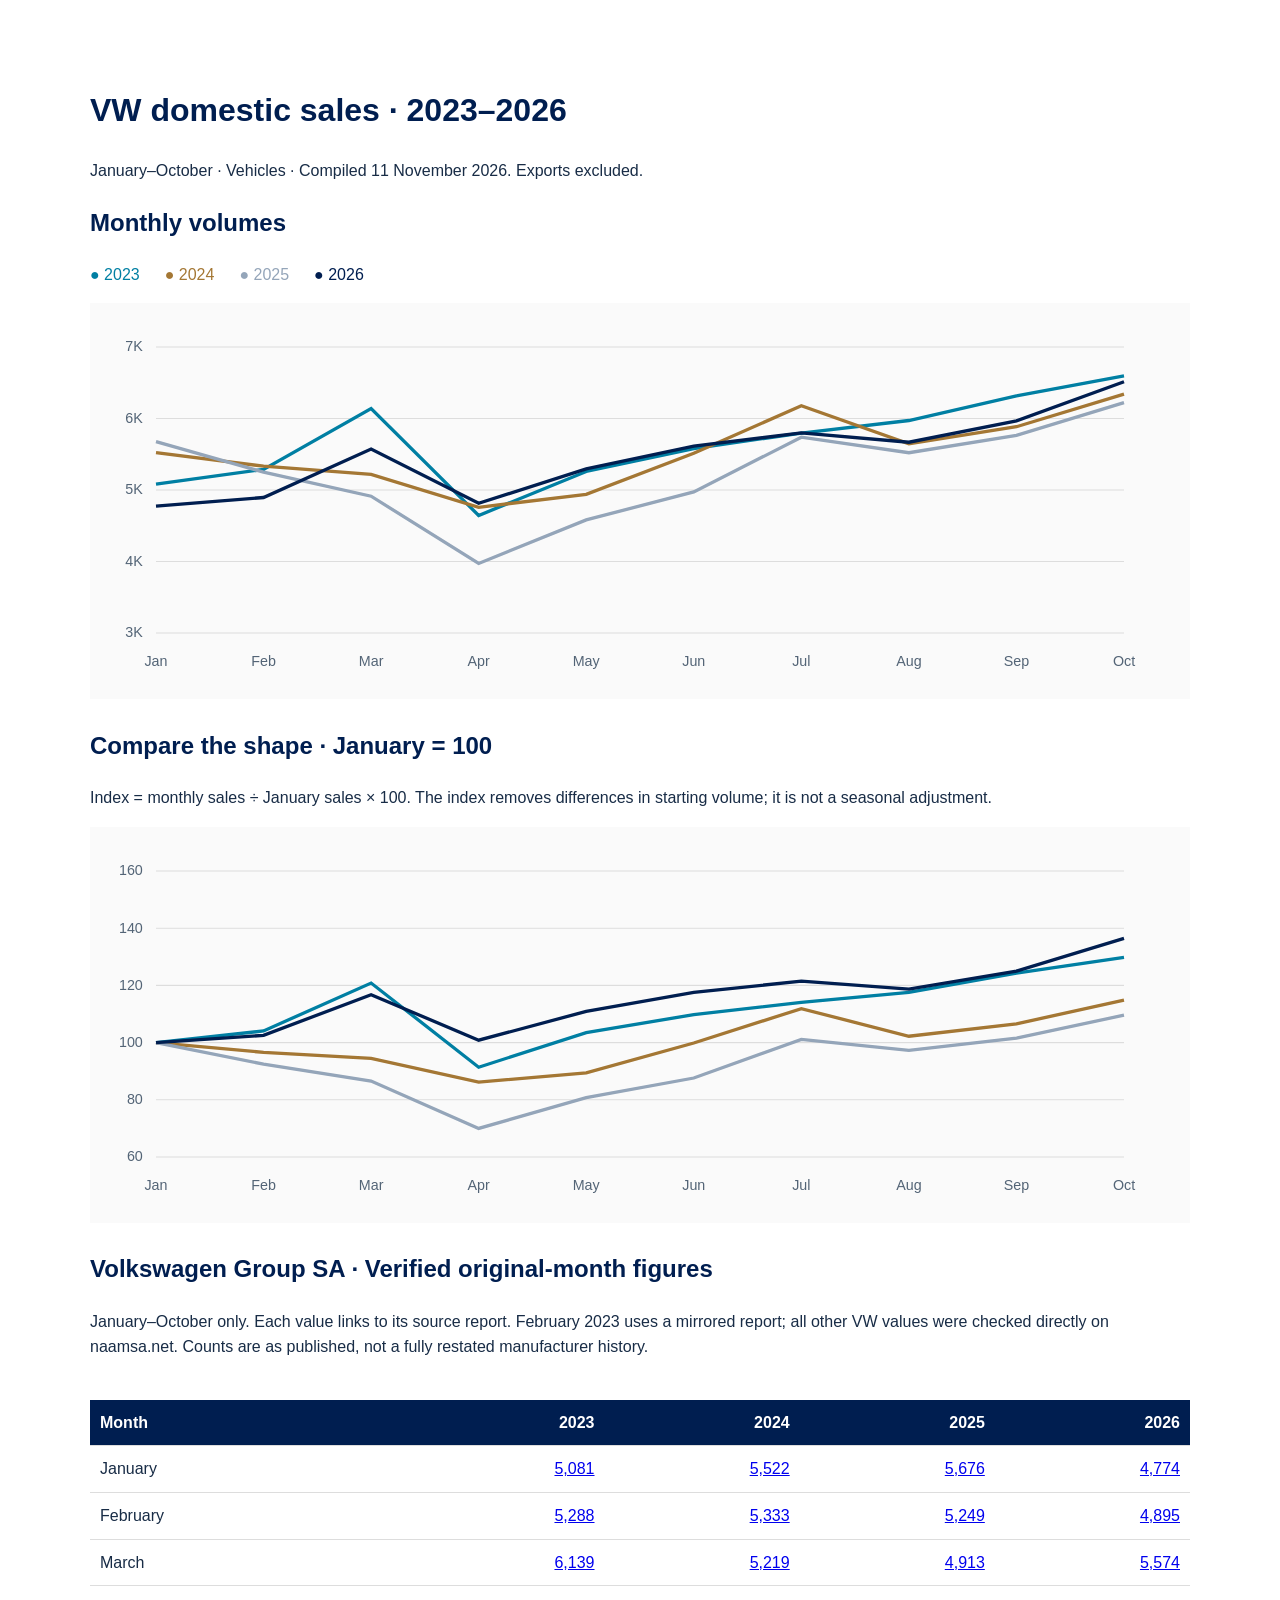
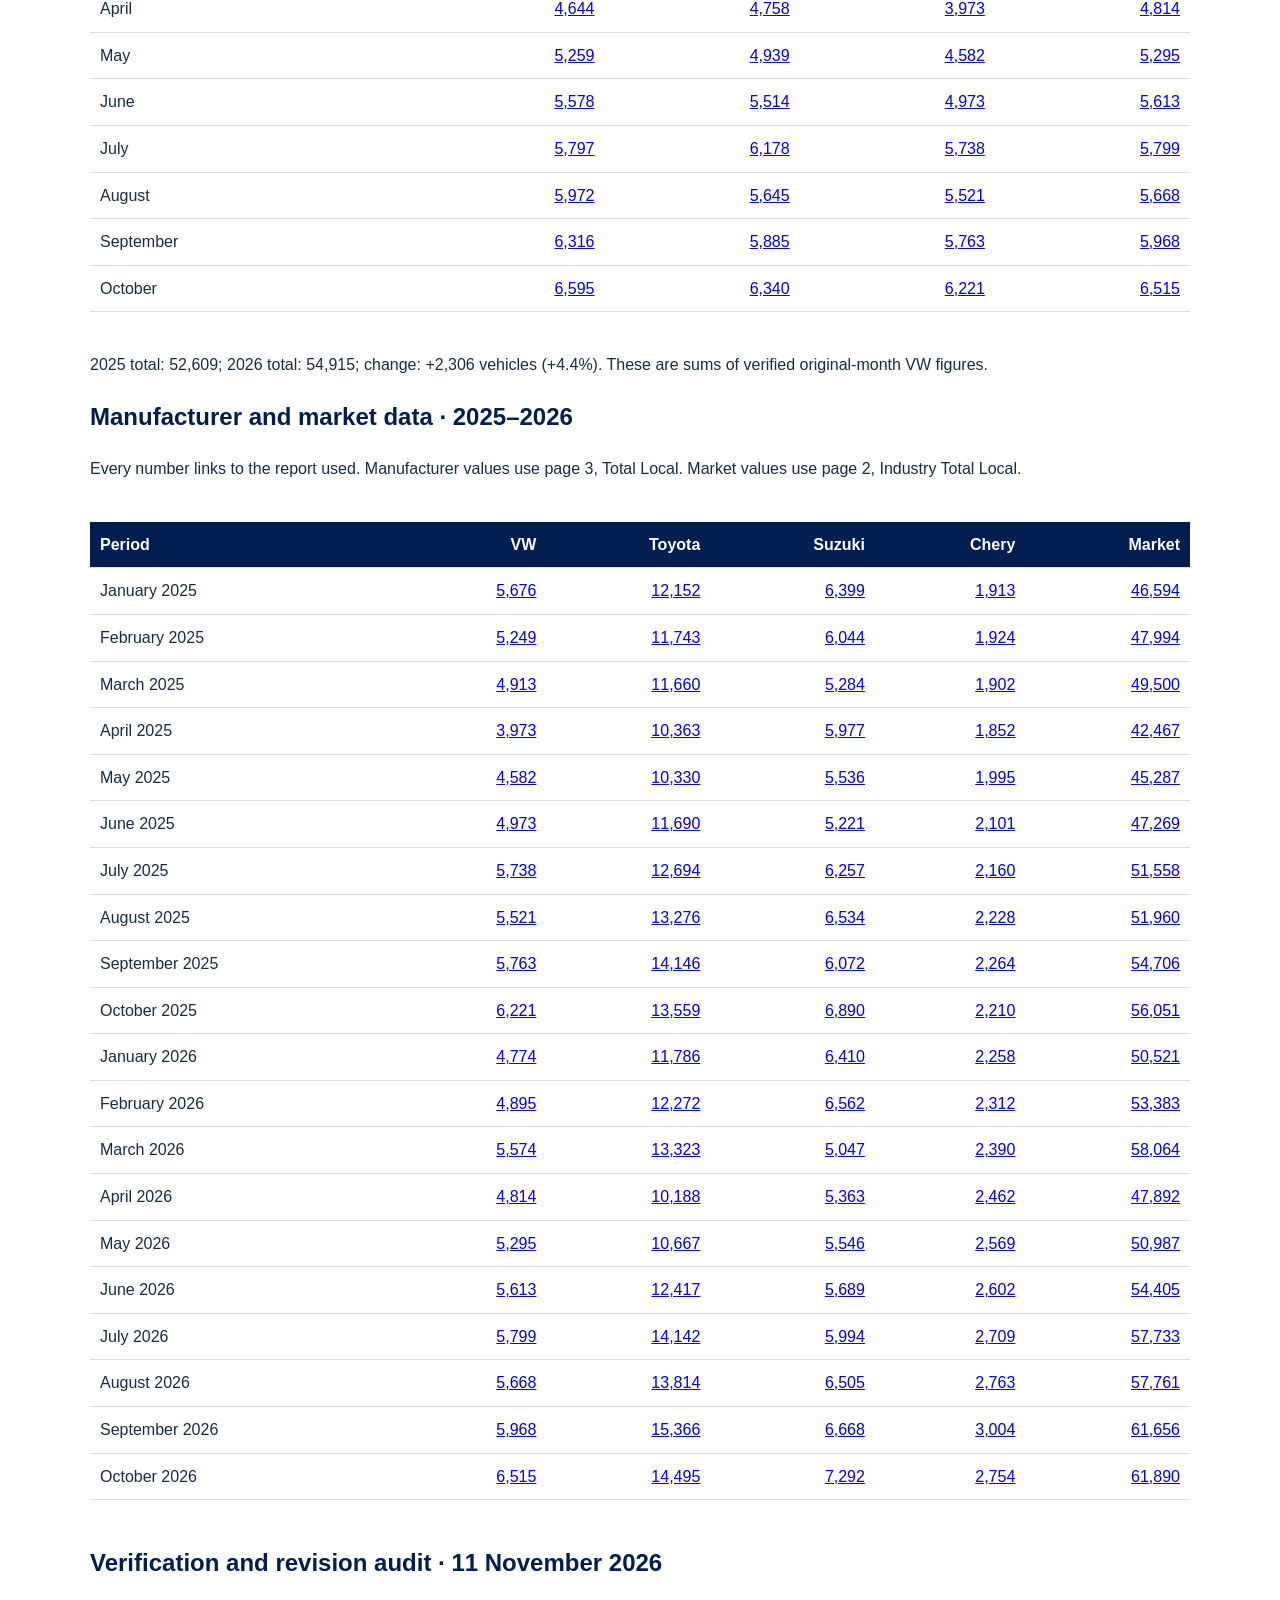
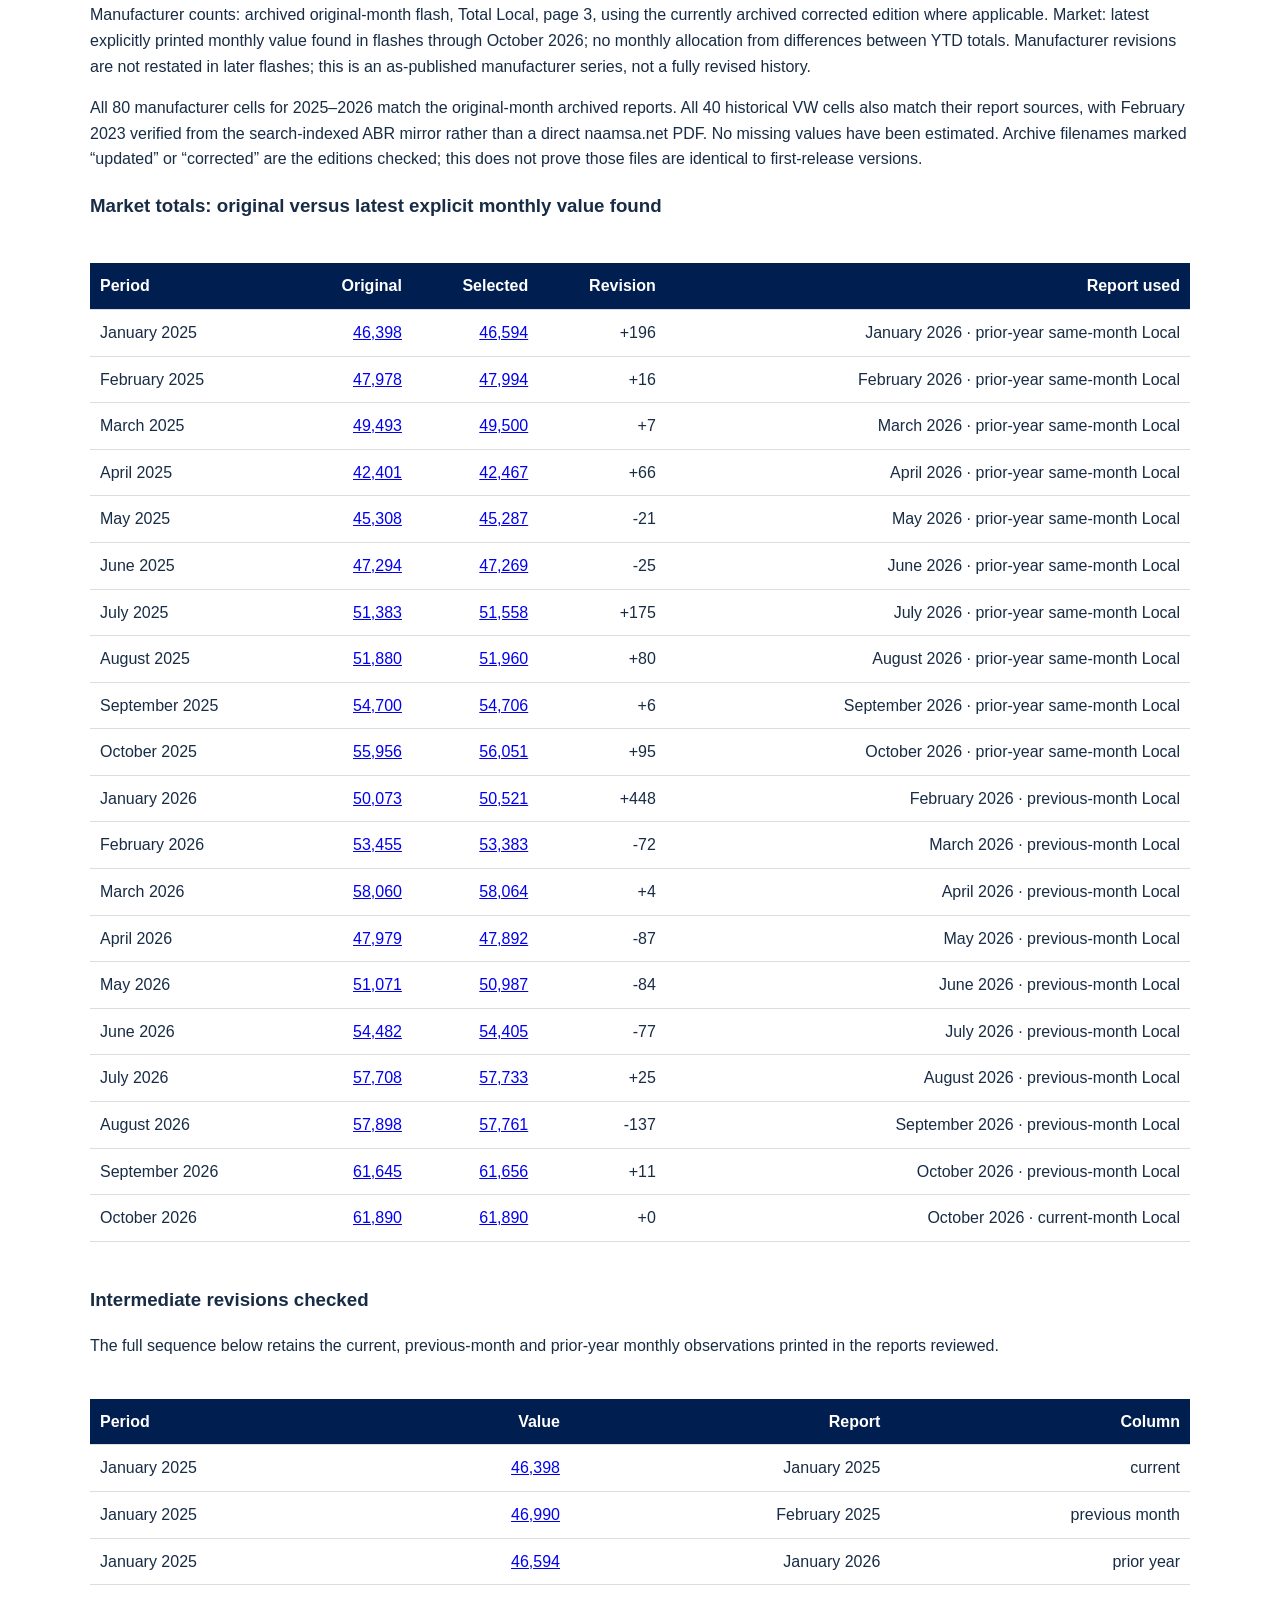
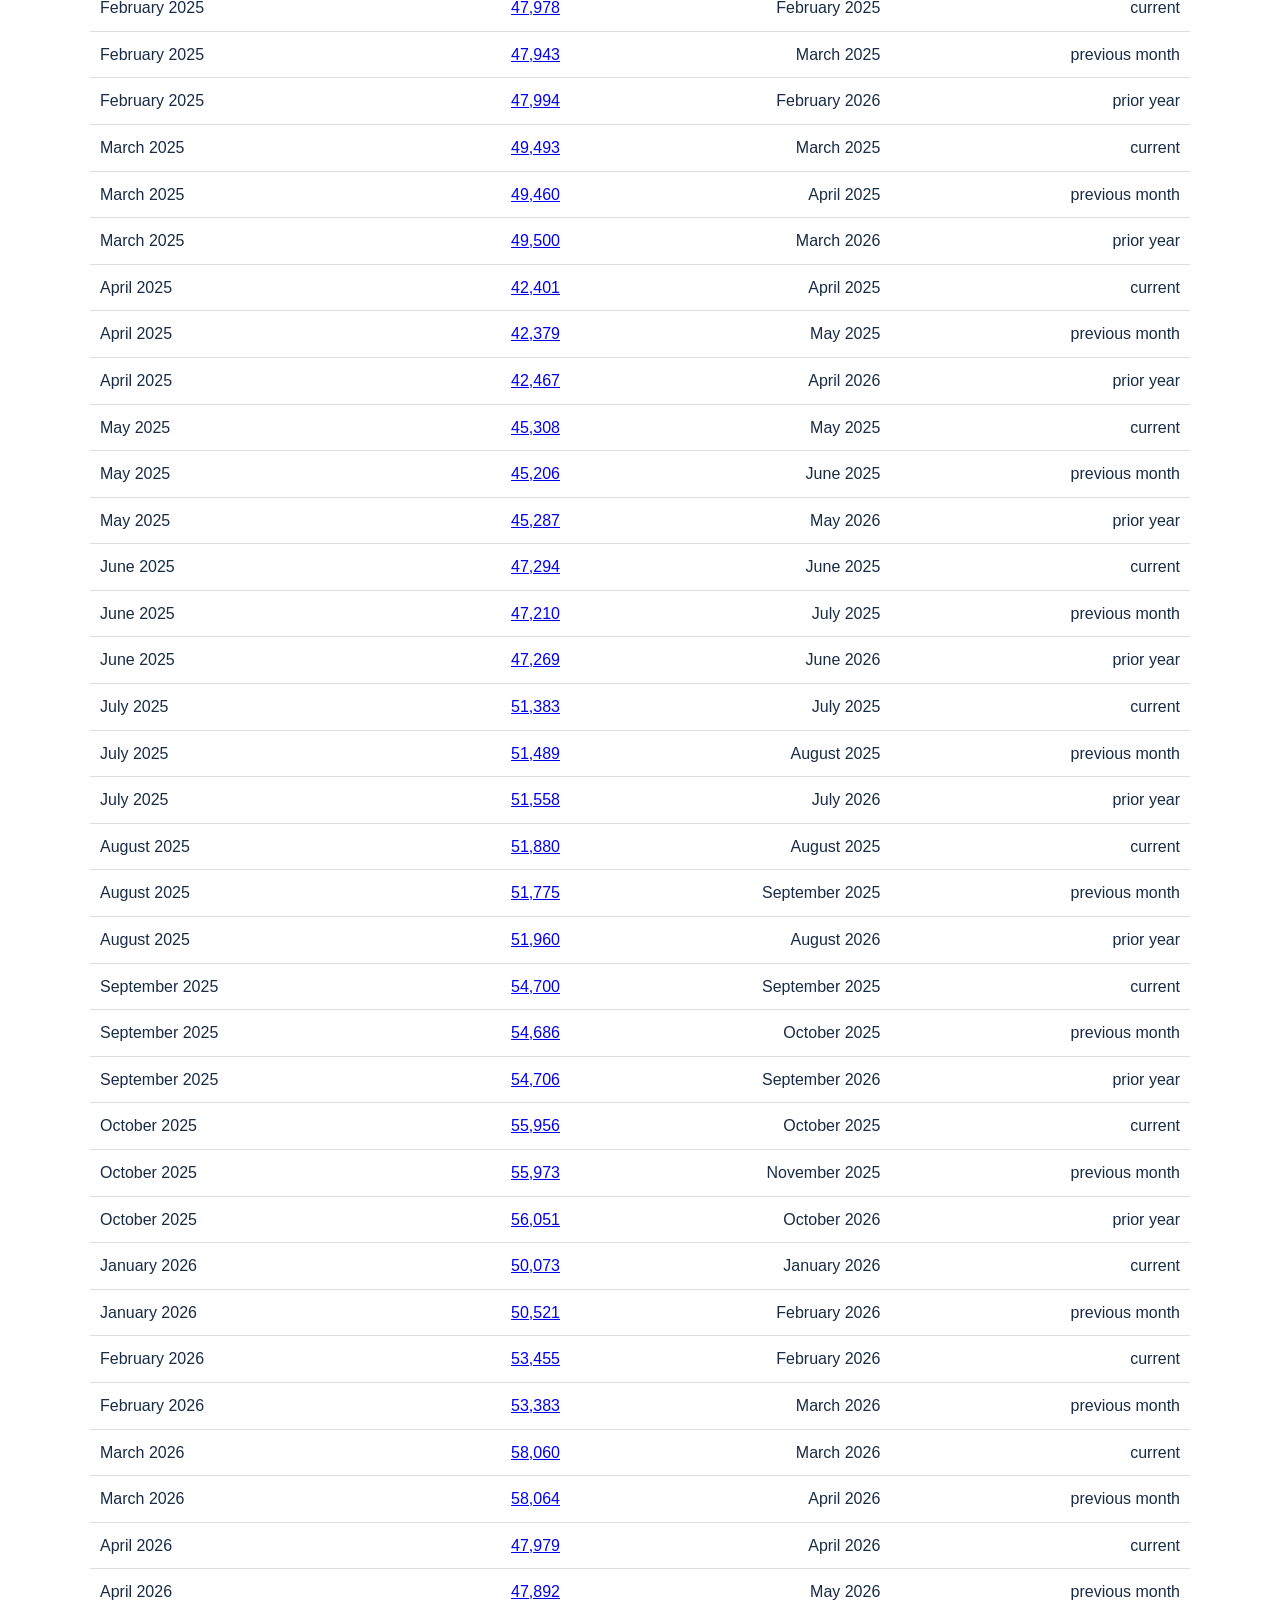
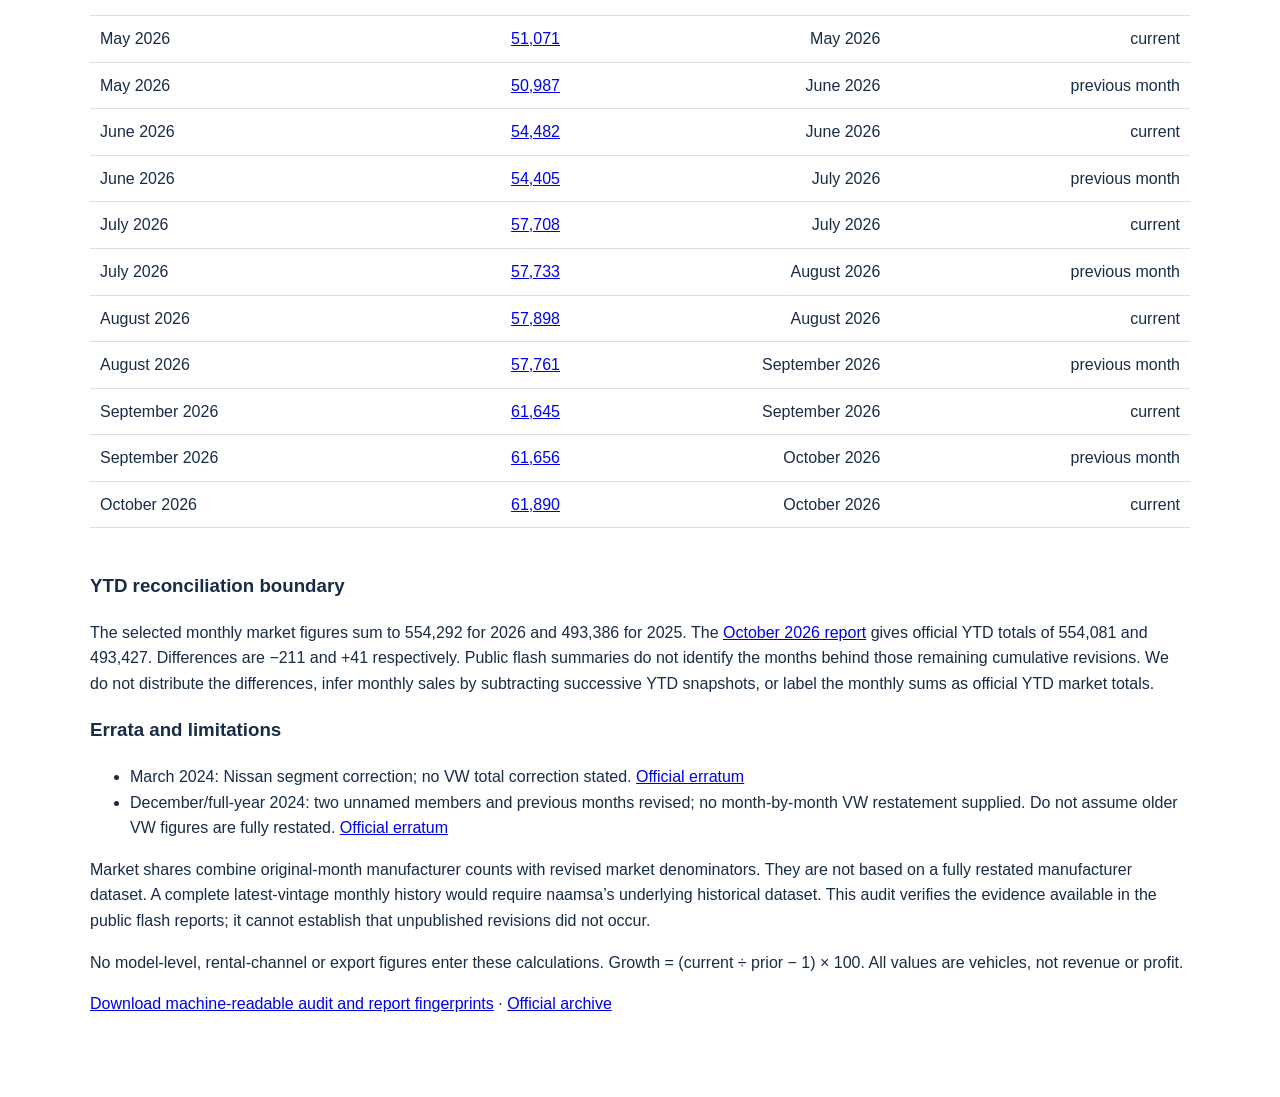
<file: sources/source-audit.html>
<!doctype html><html lang="en"><meta charset="utf-8"><meta name="viewport" content="width=device-width,initial-scale=1"><title>VW domestic sales data 2023–2026</title><style>body{font:16px/1.6 Arial;color:#182c46;max-width:1100px;margin:40px auto;padding:24px}h1,h2{color:#001e50}table{border-collapse:collapse;width:100%;margin:24px 0}th,td{padding:10px;text-align:right;border-bottom:1px solid #ddd}th:first-child,td:first-child{text-align:left}th{background:#001e50;color:white}.note{background:#fff4da;padding:18px}svg{width:100%;background:#fafafa}svg text{font:13px Arial;fill:#536476}.legend span{margin-right:25px}.table{overflow:auto}</style><h1>VW domestic sales · 2023–2026</h1><p>January–October · Vehicles · Compiled 11 November 2026. Exports excluded.</p><h2>Monthly volumes</h2><p class="legend"><span style="color:#007fa3">● 2023</span><span style="color:#a47734">● 2024</span><span style="color:#94a5b9">● 2025</span><span style="color:#001e50">● 2026</span></p><svg viewBox="0 0 1000 360" role="img" aria-label="Monthly sales volumes"><line x1="60" x2="940" y1="300.0" y2="300.0" stroke="#ddd"/><text x="48" y="304.0" text-anchor="end">3K</text><line x1="60" x2="940" y1="235.0" y2="235.0" stroke="#ddd"/><text x="48" y="239.0" text-anchor="end">4K</text><line x1="60" x2="940" y1="170.0" y2="170.0" stroke="#ddd"/><text x="48" y="174.0" text-anchor="end">5K</text><line x1="60" x2="940" y1="105.0" y2="105.0" stroke="#ddd"/><text x="48" y="109.0" text-anchor="end">6K</text><line x1="60" x2="940" y1="40.0" y2="40.0" stroke="#ddd"/><text x="48" y="44.0" text-anchor="end">7K</text><text x="60.0" y="330" text-anchor="middle">Jan</text><text x="157.77777777777777" y="330" text-anchor="middle">Feb</text><text x="255.55555555555554" y="330" text-anchor="middle">Mar</text><text x="353.3333333333333" y="330" text-anchor="middle">Apr</text><text x="451.1111111111111" y="330" text-anchor="middle">May</text><text x="548.8888888888889" y="330" text-anchor="middle">Jun</text><text x="646.6666666666666" y="330" text-anchor="middle">Jul</text><text x="744.4444444444445" y="330" text-anchor="middle">Aug</text><text x="842.2222222222222" y="330" text-anchor="middle">Sep</text><text x="940.0" y="330" text-anchor="middle">Oct</text><polyline fill="none" stroke="#007fa3" stroke-width="3" points="60.0,164.735 157.77777777777777,151.28 255.55555555555554,95.965 353.3333333333333,193.14 451.1111111111111,153.165 548.8888888888889,132.43 646.6666666666666,118.195 744.4444444444445,106.82 842.2222222222222,84.46000000000001 940.0,66.32499999999999"/><polyline fill="none" stroke="#a47734" stroke-width="3" points="60.0,136.07 157.77777777777777,148.355 255.55555555555554,155.765 353.3333333333333,185.73000000000002 451.1111111111111,173.965 548.8888888888889,136.59 646.6666666666666,93.43 744.4444444444445,128.075 842.2222222222222,112.475 940.0,82.9"/><polyline fill="none" stroke="#94a5b9" stroke-width="3" points="60.0,126.06 157.77777777777777,153.815 255.55555555555554,175.655 353.3333333333333,236.755 451.1111111111111,197.17000000000002 548.8888888888889,171.755 646.6666666666666,122.03 744.4444444444445,136.135 842.2222222222222,120.405 940.0,90.63499999999999"/><polyline fill="none" stroke="#001e50" stroke-width="3" points="60.0,184.69 157.77777777777777,176.825 255.55555555555554,132.69 353.3333333333333,182.09 451.1111111111111,150.825 548.8888888888889,130.155 646.6666666666666,118.065 744.4444444444445,126.58000000000001 842.2222222222222,107.08000000000001 940.0,71.525"/></svg><h2>Compare the shape · January = 100</h2><p>Index = monthly sales ÷ January sales × 100. The index removes differences in starting volume; it is not a seasonal adjustment.</p><svg viewBox="0 0 1000 360" role="img" aria-label="January indexed patterns"><line x1="60" x2="940" y1="300.0" y2="300.0" stroke="#ddd"/><text x="48" y="304.0" text-anchor="end">60</text><line x1="60" x2="940" y1="248.0" y2="248.0" stroke="#ddd"/><text x="48" y="252.0" text-anchor="end">80</text><line x1="60" x2="940" y1="196.0" y2="196.0" stroke="#ddd"/><text x="48" y="200.0" text-anchor="end">100</text><line x1="60" x2="940" y1="144.0" y2="144.0" stroke="#ddd"/><text x="48" y="148.0" text-anchor="end">120</text><line x1="60" x2="940" y1="92.0" y2="92.0" stroke="#ddd"/><text x="48" y="96.0" text-anchor="end">140</text><line x1="60" x2="940" y1="40.0" y2="40.0" stroke="#ddd"/><text x="48" y="44.0" text-anchor="end">160</text><text x="60.0" y="330" text-anchor="middle">Jan</text><text x="157.77777777777777" y="330" text-anchor="middle">Feb</text><text x="255.55555555555554" y="330" text-anchor="middle">Mar</text><text x="353.3333333333333" y="330" text-anchor="middle">Apr</text><text x="451.1111111111111" y="330" text-anchor="middle">May</text><text x="548.8888888888889" y="330" text-anchor="middle">Jun</text><text x="646.6666666666666" y="330" text-anchor="middle">Jul</text><text x="744.4444444444445" y="330" text-anchor="middle">Aug</text><text x="842.2222222222222" y="330" text-anchor="middle">Sep</text><text x="940.0" y="330" text-anchor="middle">Oct</text><polyline fill="none" stroke="#007fa3" stroke-width="3" points="60.0,196.0 157.77777777777777,185.40759692973825 255.55555555555554,141.86105097421765 353.3333333333333,218.36173981499707 451.1111111111111,186.8915567801614 548.8888888888889,170.56799842550683 646.6666666666666,159.3615430033458 744.4444444444445,150.40661287148197 842.2222222222222,132.80377878370396 940.0,118.52706160204681"/><polyline fill="none" stroke="#a47734" stroke-width="3" points="60.0,196.0 157.77777777777777,204.89894965592174 255.55555555555554,210.26657008330312 353.3333333333333,231.97247374139803 451.1111111111111,223.45019920318725 548.8888888888889,196.37667511771096 646.6666666666666,165.11264034770014 744.4444444444445,190.20862006519377 842.2222222222222,178.90836653386452 940.0,157.48496921405288"/><polyline fill="none" stroke="#94a5b9" stroke-width="3" points="60.0,196.0 157.77777777777777,215.55954897815363 255.55555555555554,230.95066948555322 353.3333333333333,274.0091613812544 451.1111111111111,246.11275546159268 548.8888888888889,228.20225510923183 646.6666666666666,193.15997181113465 744.4444444444445,203.10007047216348 842.2222222222222,192.014799154334 940.0,171.03523608174768"/><polyline fill="none" stroke="#001e50" stroke-width="3" points="60.0,196.0 157.77777777777777,189.41013824884794 255.55555555555554,152.43066610808543 353.3333333333333,193.82153330540427 451.1111111111111,167.6254713028907 548.8888888888889,150.30666108085464 646.6666666666666,140.17679095098447 744.4444444444445,147.31126937578549 842.2222222222222,130.97276916631756 940.0,101.182237117721"/></svg><h2>Volkswagen Group SA · Verified original-month figures</h2><p>January–October only. Each value links to its source report. February 2023 uses a mirrored report; all other VW values were checked directly on naamsa.net. Counts are as published, not a fully restated manufacturer history.</p><div class="table"><table><tr><th>Month</th><th>2023</th><th>2024</th><th>2025</th><th>2026</th></tr><tr><td>January</td><td><a href="https://naamsa.net/wp-content/uploads/2024/05/20230201-Flash-Report-Summary-January-2023.pdf" target="_blank" rel="noopener">5,081</a></td><td><a href="https://naamsa.net/wp-content/uploads/2024/05/20240201-Flash-Report-Summary-January-2024.pdf" target="_blank" rel="noopener">5,522</a></td><td><a href="https://naamsa.net/wp-content/uploads/2025/02/20250203-Flash-Report-January-2025.pdf" target="_blank" rel="noopener">5,676</a></td><td><a href="https://naamsa.net/wp-content/uploads/2026/02/20260202-Flash-Report-January-2026.pdf" target="_blank" rel="noopener">4,774</a></td></tr><tr><td>February</td><td><a href="https://www.abrbuzz.co.za/publications/press-and-customers/naamsa/20230301%20-%20Flash%20Report%20Summary%20February%202023.pdf" target="_blank" rel="noopener">5,288</a></td><td><a href="https://naamsa.net/wp-content/uploads/2024/05/20240301-Flash-Report-Summary-February-2024.pdf" target="_blank" rel="noopener">5,333</a></td><td><a href="https://naamsa.net/wp-content/uploads/2025/03/20250303-Flash-Report-February-2025.pdf" target="_blank" rel="noopener">5,249</a></td><td><a href="https://naamsa.net/wp-content/uploads/2026/03/20260302-Flash-Report-February-2026.pdf" target="_blank" rel="noopener">4,895</a></td></tr><tr><td>March</td><td><a href="https://naamsa.net/wp-content/uploads/2024/05/20230403-Flash-Report-Summary-March-2023-1.pdf" target="_blank" rel="noopener">6,139</a></td><td><a href="https://naamsa.net/wp-content/uploads/2024/05/FLASH_STD_202403.pdf" target="_blank" rel="noopener">5,219</a></td><td><a href="https://naamsa.net/wp-content/uploads/2025/04/FLASH_STD_202503-updated.pdf" target="_blank" rel="noopener">4,913</a></td><td><a href="https://naamsa.net/wp-content/uploads/2026/04/20260401-Flash-Report-March-2026-1.pdf" target="_blank" rel="noopener">5,574</a></td></tr><tr><td>April</td><td><a href="https://naamsa.net/wp-content/uploads/2023/05/20230502-Flash-Report-Summary-April-2023.pdf" target="_blank" rel="noopener">4,644</a></td><td><a href="https://naamsa.net/wp-content/uploads/2024/05/FLASH_STD_202404-corrected.pdf" target="_blank" rel="noopener">4,758</a></td><td><a href="https://naamsa.net/wp-content/uploads/2025/05/20250502-Flash-Report-April-2025.pdf" target="_blank" rel="noopener">3,973</a></td><td><a href="https://naamsa.net/wp-content/uploads/2026/05/FLASH_STD_202604-1.pdf" target="_blank" rel="noopener">4,814</a></td></tr><tr><td>May</td><td><a href="https://naamsa.net/wp-content/uploads/2024/05/20230601-Flash-Report-Summary-May-2023.pdf" target="_blank" rel="noopener">5,259</a></td><td><a href="https://naamsa.net/wp-content/uploads/2024/06/20240603-Flash-Report-Summary-May-2024.pdf" target="_blank" rel="noopener">4,939</a></td><td><a href="https://naamsa.net/wp-content/uploads/2025/06/20250602-Flash-Report-Standard.pdf" target="_blank" rel="noopener">4,582</a></td><td><a href="https://naamsa.net/wp-content/uploads/2026/06/20260601-Flash-Report-May-2026-1.pdf" target="_blank" rel="noopener">5,295</a></td></tr><tr><td>June</td><td><a href="https://naamsa.net/wp-content/uploads/2024/05/20230703-Flash-Report-Summary-June-2023.pdf" target="_blank" rel="noopener">5,578</a></td><td><a href="https://naamsa.net/wp-content/uploads/2024/07/20240701-Flash-Report-Summary-June-2024-1.pdf" target="_blank" rel="noopener">5,514</a></td><td><a href="https://naamsa.net/wp-content/uploads/2025/07/20250701-Flash-Report-Standard.pdf" target="_blank" rel="noopener">4,973</a></td><td><a href="https://naamsa.net/wp-content/uploads/2026/07/20260701-Flash-Report-June-2026.pdf" target="_blank" rel="noopener">5,613</a></td></tr><tr><td>July</td><td><a href="https://naamsa.net/wp-content/uploads/2024/05/20230801-Flash-Report-Summary-July-2023-1.pdf" target="_blank" rel="noopener">5,797</a></td><td><a href="https://naamsa.net/wp-content/uploads/2024/08/20240801-Flash-Report-Summary-July-2024.pdf" target="_blank" rel="noopener">6,178</a></td><td><a href="https://naamsa.net/wp-content/uploads/2025/08/FLASH_STD_202507.pdf" target="_blank" rel="noopener">5,738</a></td><td><a href="https://naamsa.net/wp-content/uploads/2026/08/FLASH_STD_202607-1.pdf" target="_blank" rel="noopener">5,799</a></td></tr><tr><td>August</td><td><a href="https://naamsa.net/wp-content/uploads/2024/05/20230901-Flash-Report-Summary-August-2023.pdf" target="_blank" rel="noopener">5,972</a></td><td><a href="https://naamsa.net/wp-content/uploads/2024/09/20240902-Flash-Report-August-2024.pdf" target="_blank" rel="noopener">5,645</a></td><td><a href="https://naamsa.net/wp-content/uploads/2025/09/FLASH_STD_202508.pdf" target="_blank" rel="noopener">5,521</a></td><td><a href="https://naamsa.net/wp-content/uploads/2026/09/20260901-Flash-Report-August-2026.pdf" target="_blank" rel="noopener">5,668</a></td></tr><tr><td>September</td><td><a href="https://naamsa.net/wp-content/uploads/2024/05/20231002-Flash-Report-Summary-September-2023.pdf" target="_blank" rel="noopener">6,316</a></td><td><a href="https://naamsa.net/wp-content/uploads/2024/10/20241001-Flash-Report-September-2024-1.pdf" target="_blank" rel="noopener">5,885</a></td><td><a href="https://naamsa.net/wp-content/uploads/2025/10/20251002-Flash-Report-September-2025-Standard.pdf" target="_blank" rel="noopener">5,763</a></td><td><a href="https://naamsa.net/wp-content/uploads/2026/10/20261001-Flash-Report-September-2026-1.pdf" target="_blank" rel="noopener">5,968</a></td></tr><tr><td>October</td><td><a href="https://naamsa.net/wp-content/uploads/2024/05/20231101-Flash-Report-Summary-October-2023-1.pdf" target="_blank" rel="noopener">6,595</a></td><td><a href="https://naamsa.net/wp-content/uploads/2024/11/20241101-Flash-Report-October-2024.pdf" target="_blank" rel="noopener">6,340</a></td><td><a href="https://naamsa.net/wp-content/uploads/2025/11/20251104-Flash-Report-October-2025-Standard.pdf" target="_blank" rel="noopener">6,221</a></td><td><a href="https://naamsa.net/wp-content/uploads/2026/11/FLASH_STD_202610.pdf" target="_blank" rel="noopener">6,515</a></td></tr></table></div><p>2025 total: 52,609; 2026 total: 54,915; change: +2,306 vehicles (+4.4%). These are sums of verified original-month VW figures.</p><h2>Manufacturer and market data · 2025–2026</h2><p>Every number links to the report used. Manufacturer values use page 3, Total Local. Market values use page 2, Industry Total Local.</p><div class="table"><table><tr><th>Period</th><th>VW</th><th>Toyota</th><th>Suzuki</th><th>Chery</th><th>Market</th></tr><tr><td>January 2025</td><td><a href="https://naamsa.net/wp-content/uploads/2025/02/20250203-Flash-Report-January-2025.pdf" target="_blank" rel="noopener">5,676</a></td><td><a href="https://naamsa.net/wp-content/uploads/2025/02/20250203-Flash-Report-January-2025.pdf" target="_blank" rel="noopener">12,152</a></td><td><a href="https://naamsa.net/wp-content/uploads/2025/02/20250203-Flash-Report-January-2025.pdf" target="_blank" rel="noopener">6,399</a></td><td><a href="https://naamsa.net/wp-content/uploads/2025/02/20250203-Flash-Report-January-2025.pdf" target="_blank" rel="noopener">1,913</a></td><td><a href="https://naamsa.net/wp-content/uploads/2026/02/20260202-Flash-Report-January-2026.pdf" target="_blank" rel="noopener">46,594</a></td></tr><tr><td>February 2025</td><td><a href="https://naamsa.net/wp-content/uploads/2025/03/20250303-Flash-Report-February-2025.pdf" target="_blank" rel="noopener">5,249</a></td><td><a href="https://naamsa.net/wp-content/uploads/2025/03/20250303-Flash-Report-February-2025.pdf" target="_blank" rel="noopener">11,743</a></td><td><a href="https://naamsa.net/wp-content/uploads/2025/03/20250303-Flash-Report-February-2025.pdf" target="_blank" rel="noopener">6,044</a></td><td><a href="https://naamsa.net/wp-content/uploads/2025/03/20250303-Flash-Report-February-2025.pdf" target="_blank" rel="noopener">1,924</a></td><td><a href="https://naamsa.net/wp-content/uploads/2026/03/20260302-Flash-Report-February-2026.pdf" target="_blank" rel="noopener">47,994</a></td></tr><tr><td>March 2025</td><td><a href="https://naamsa.net/wp-content/uploads/2025/04/FLASH_STD_202503-updated.pdf" target="_blank" rel="noopener">4,913</a></td><td><a href="https://naamsa.net/wp-content/uploads/2025/04/FLASH_STD_202503-updated.pdf" target="_blank" rel="noopener">11,660</a></td><td><a href="https://naamsa.net/wp-content/uploads/2025/04/FLASH_STD_202503-updated.pdf" target="_blank" rel="noopener">5,284</a></td><td><a href="https://naamsa.net/wp-content/uploads/2025/04/FLASH_STD_202503-updated.pdf" target="_blank" rel="noopener">1,902</a></td><td><a href="https://naamsa.net/wp-content/uploads/2026/04/20260401-Flash-Report-March-2026-1.pdf" target="_blank" rel="noopener">49,500</a></td></tr><tr><td>April 2025</td><td><a href="https://naamsa.net/wp-content/uploads/2025/05/20250502-Flash-Report-April-2025.pdf" target="_blank" rel="noopener">3,973</a></td><td><a href="https://naamsa.net/wp-content/uploads/2025/05/20250502-Flash-Report-April-2025.pdf" target="_blank" rel="noopener">10,363</a></td><td><a href="https://naamsa.net/wp-content/uploads/2025/05/20250502-Flash-Report-April-2025.pdf" target="_blank" rel="noopener">5,977</a></td><td><a href="https://naamsa.net/wp-content/uploads/2025/05/20250502-Flash-Report-April-2025.pdf" target="_blank" rel="noopener">1,852</a></td><td><a href="https://naamsa.net/wp-content/uploads/2026/05/FLASH_STD_202604-1.pdf" target="_blank" rel="noopener">42,467</a></td></tr><tr><td>May 2025</td><td><a href="https://naamsa.net/wp-content/uploads/2025/06/20250602-Flash-Report-Standard.pdf" target="_blank" rel="noopener">4,582</a></td><td><a href="https://naamsa.net/wp-content/uploads/2025/06/20250602-Flash-Report-Standard.pdf" target="_blank" rel="noopener">10,330</a></td><td><a href="https://naamsa.net/wp-content/uploads/2025/06/20250602-Flash-Report-Standard.pdf" target="_blank" rel="noopener">5,536</a></td><td><a href="https://naamsa.net/wp-content/uploads/2025/06/20250602-Flash-Report-Standard.pdf" target="_blank" rel="noopener">1,995</a></td><td><a href="https://naamsa.net/wp-content/uploads/2026/06/20260601-Flash-Report-May-2026-1.pdf" target="_blank" rel="noopener">45,287</a></td></tr><tr><td>June 2025</td><td><a href="https://naamsa.net/wp-content/uploads/2025/07/20250701-Flash-Report-Standard.pdf" target="_blank" rel="noopener">4,973</a></td><td><a href="https://naamsa.net/wp-content/uploads/2025/07/20250701-Flash-Report-Standard.pdf" target="_blank" rel="noopener">11,690</a></td><td><a href="https://naamsa.net/wp-content/uploads/2025/07/20250701-Flash-Report-Standard.pdf" target="_blank" rel="noopener">5,221</a></td><td><a href="https://naamsa.net/wp-content/uploads/2025/07/20250701-Flash-Report-Standard.pdf" target="_blank" rel="noopener">2,101</a></td><td><a href="https://naamsa.net/wp-content/uploads/2026/07/20260701-Flash-Report-June-2026.pdf" target="_blank" rel="noopener">47,269</a></td></tr><tr><td>July 2025</td><td><a href="https://naamsa.net/wp-content/uploads/2025/08/FLASH_STD_202507.pdf" target="_blank" rel="noopener">5,738</a></td><td><a href="https://naamsa.net/wp-content/uploads/2025/08/FLASH_STD_202507.pdf" target="_blank" rel="noopener">12,694</a></td><td><a href="https://naamsa.net/wp-content/uploads/2025/08/FLASH_STD_202507.pdf" target="_blank" rel="noopener">6,257</a></td><td><a href="https://naamsa.net/wp-content/uploads/2025/08/FLASH_STD_202507.pdf" target="_blank" rel="noopener">2,160</a></td><td><a href="https://naamsa.net/wp-content/uploads/2026/08/FLASH_STD_202607-1.pdf" target="_blank" rel="noopener">51,558</a></td></tr><tr><td>August 2025</td><td><a href="https://naamsa.net/wp-content/uploads/2025/09/FLASH_STD_202508.pdf" target="_blank" rel="noopener">5,521</a></td><td><a href="https://naamsa.net/wp-content/uploads/2025/09/FLASH_STD_202508.pdf" target="_blank" rel="noopener">13,276</a></td><td><a href="https://naamsa.net/wp-content/uploads/2025/09/FLASH_STD_202508.pdf" target="_blank" rel="noopener">6,534</a></td><td><a href="https://naamsa.net/wp-content/uploads/2025/09/FLASH_STD_202508.pdf" target="_blank" rel="noopener">2,228</a></td><td><a href="https://naamsa.net/wp-content/uploads/2026/09/20260901-Flash-Report-August-2026.pdf" target="_blank" rel="noopener">51,960</a></td></tr><tr><td>September 2025</td><td><a href="https://naamsa.net/wp-content/uploads/2025/10/20251002-Flash-Report-September-2025-Standard.pdf" target="_blank" rel="noopener">5,763</a></td><td><a href="https://naamsa.net/wp-content/uploads/2025/10/20251002-Flash-Report-September-2025-Standard.pdf" target="_blank" rel="noopener">14,146</a></td><td><a href="https://naamsa.net/wp-content/uploads/2025/10/20251002-Flash-Report-September-2025-Standard.pdf" target="_blank" rel="noopener">6,072</a></td><td><a href="https://naamsa.net/wp-content/uploads/2025/10/20251002-Flash-Report-September-2025-Standard.pdf" target="_blank" rel="noopener">2,264</a></td><td><a href="https://naamsa.net/wp-content/uploads/2026/10/20261001-Flash-Report-September-2026-1.pdf" target="_blank" rel="noopener">54,706</a></td></tr><tr><td>October 2025</td><td><a href="https://naamsa.net/wp-content/uploads/2025/11/20251104-Flash-Report-October-2025-Standard.pdf" target="_blank" rel="noopener">6,221</a></td><td><a href="https://naamsa.net/wp-content/uploads/2025/11/20251104-Flash-Report-October-2025-Standard.pdf" target="_blank" rel="noopener">13,559</a></td><td><a href="https://naamsa.net/wp-content/uploads/2025/11/20251104-Flash-Report-October-2025-Standard.pdf" target="_blank" rel="noopener">6,890</a></td><td><a href="https://naamsa.net/wp-content/uploads/2025/11/20251104-Flash-Report-October-2025-Standard.pdf" target="_blank" rel="noopener">2,210</a></td><td><a href="https://naamsa.net/wp-content/uploads/2026/11/FLASH_STD_202610.pdf" target="_blank" rel="noopener">56,051</a></td></tr><tr><td>January 2026</td><td><a href="https://naamsa.net/wp-content/uploads/2026/02/20260202-Flash-Report-January-2026.pdf" target="_blank" rel="noopener">4,774</a></td><td><a href="https://naamsa.net/wp-content/uploads/2026/02/20260202-Flash-Report-January-2026.pdf" target="_blank" rel="noopener">11,786</a></td><td><a href="https://naamsa.net/wp-content/uploads/2026/02/20260202-Flash-Report-January-2026.pdf" target="_blank" rel="noopener">6,410</a></td><td><a href="https://naamsa.net/wp-content/uploads/2026/02/20260202-Flash-Report-January-2026.pdf" target="_blank" rel="noopener">2,258</a></td><td><a href="https://naamsa.net/wp-content/uploads/2026/03/20260302-Flash-Report-February-2026.pdf" target="_blank" rel="noopener">50,521</a></td></tr><tr><td>February 2026</td><td><a href="https://naamsa.net/wp-content/uploads/2026/03/20260302-Flash-Report-February-2026.pdf" target="_blank" rel="noopener">4,895</a></td><td><a href="https://naamsa.net/wp-content/uploads/2026/03/20260302-Flash-Report-February-2026.pdf" target="_blank" rel="noopener">12,272</a></td><td><a href="https://naamsa.net/wp-content/uploads/2026/03/20260302-Flash-Report-February-2026.pdf" target="_blank" rel="noopener">6,562</a></td><td><a href="https://naamsa.net/wp-content/uploads/2026/03/20260302-Flash-Report-February-2026.pdf" target="_blank" rel="noopener">2,312</a></td><td><a href="https://naamsa.net/wp-content/uploads/2026/04/20260401-Flash-Report-March-2026-1.pdf" target="_blank" rel="noopener">53,383</a></td></tr><tr><td>March 2026</td><td><a href="https://naamsa.net/wp-content/uploads/2026/04/20260401-Flash-Report-March-2026-1.pdf" target="_blank" rel="noopener">5,574</a></td><td><a href="https://naamsa.net/wp-content/uploads/2026/04/20260401-Flash-Report-March-2026-1.pdf" target="_blank" rel="noopener">13,323</a></td><td><a href="https://naamsa.net/wp-content/uploads/2026/04/20260401-Flash-Report-March-2026-1.pdf" target="_blank" rel="noopener">5,047</a></td><td><a href="https://naamsa.net/wp-content/uploads/2026/04/20260401-Flash-Report-March-2026-1.pdf" target="_blank" rel="noopener">2,390</a></td><td><a href="https://naamsa.net/wp-content/uploads/2026/05/FLASH_STD_202604-1.pdf" target="_blank" rel="noopener">58,064</a></td></tr><tr><td>April 2026</td><td><a href="https://naamsa.net/wp-content/uploads/2026/05/FLASH_STD_202604-1.pdf" target="_blank" rel="noopener">4,814</a></td><td><a href="https://naamsa.net/wp-content/uploads/2026/05/FLASH_STD_202604-1.pdf" target="_blank" rel="noopener">10,188</a></td><td><a href="https://naamsa.net/wp-content/uploads/2026/05/FLASH_STD_202604-1.pdf" target="_blank" rel="noopener">5,363</a></td><td><a href="https://naamsa.net/wp-content/uploads/2026/05/FLASH_STD_202604-1.pdf" target="_blank" rel="noopener">2,462</a></td><td><a href="https://naamsa.net/wp-content/uploads/2026/06/20260601-Flash-Report-May-2026-1.pdf" target="_blank" rel="noopener">47,892</a></td></tr><tr><td>May 2026</td><td><a href="https://naamsa.net/wp-content/uploads/2026/06/20260601-Flash-Report-May-2026-1.pdf" target="_blank" rel="noopener">5,295</a></td><td><a href="https://naamsa.net/wp-content/uploads/2026/06/20260601-Flash-Report-May-2026-1.pdf" target="_blank" rel="noopener">10,667</a></td><td><a href="https://naamsa.net/wp-content/uploads/2026/06/20260601-Flash-Report-May-2026-1.pdf" target="_blank" rel="noopener">5,546</a></td><td><a href="https://naamsa.net/wp-content/uploads/2026/06/20260601-Flash-Report-May-2026-1.pdf" target="_blank" rel="noopener">2,569</a></td><td><a href="https://naamsa.net/wp-content/uploads/2026/07/20260701-Flash-Report-June-2026.pdf" target="_blank" rel="noopener">50,987</a></td></tr><tr><td>June 2026</td><td><a href="https://naamsa.net/wp-content/uploads/2026/07/20260701-Flash-Report-June-2026.pdf" target="_blank" rel="noopener">5,613</a></td><td><a href="https://naamsa.net/wp-content/uploads/2026/07/20260701-Flash-Report-June-2026.pdf" target="_blank" rel="noopener">12,417</a></td><td><a href="https://naamsa.net/wp-content/uploads/2026/07/20260701-Flash-Report-June-2026.pdf" target="_blank" rel="noopener">5,689</a></td><td><a href="https://naamsa.net/wp-content/uploads/2026/07/20260701-Flash-Report-June-2026.pdf" target="_blank" rel="noopener">2,602</a></td><td><a href="https://naamsa.net/wp-content/uploads/2026/08/FLASH_STD_202607-1.pdf" target="_blank" rel="noopener">54,405</a></td></tr><tr><td>July 2026</td><td><a href="https://naamsa.net/wp-content/uploads/2026/08/FLASH_STD_202607-1.pdf" target="_blank" rel="noopener">5,799</a></td><td><a href="https://naamsa.net/wp-content/uploads/2026/08/FLASH_STD_202607-1.pdf" target="_blank" rel="noopener">14,142</a></td><td><a href="https://naamsa.net/wp-content/uploads/2026/08/FLASH_STD_202607-1.pdf" target="_blank" rel="noopener">5,994</a></td><td><a href="https://naamsa.net/wp-content/uploads/2026/08/FLASH_STD_202607-1.pdf" target="_blank" rel="noopener">2,709</a></td><td><a href="https://naamsa.net/wp-content/uploads/2026/09/20260901-Flash-Report-August-2026.pdf" target="_blank" rel="noopener">57,733</a></td></tr><tr><td>August 2026</td><td><a href="https://naamsa.net/wp-content/uploads/2026/09/20260901-Flash-Report-August-2026.pdf" target="_blank" rel="noopener">5,668</a></td><td><a href="https://naamsa.net/wp-content/uploads/2026/09/20260901-Flash-Report-August-2026.pdf" target="_blank" rel="noopener">13,814</a></td><td><a href="https://naamsa.net/wp-content/uploads/2026/09/20260901-Flash-Report-August-2026.pdf" target="_blank" rel="noopener">6,505</a></td><td><a href="https://naamsa.net/wp-content/uploads/2026/09/20260901-Flash-Report-August-2026.pdf" target="_blank" rel="noopener">2,763</a></td><td><a href="https://naamsa.net/wp-content/uploads/2026/10/20261001-Flash-Report-September-2026-1.pdf" target="_blank" rel="noopener">57,761</a></td></tr><tr><td>September 2026</td><td><a href="https://naamsa.net/wp-content/uploads/2026/10/20261001-Flash-Report-September-2026-1.pdf" target="_blank" rel="noopener">5,968</a></td><td><a href="https://naamsa.net/wp-content/uploads/2026/10/20261001-Flash-Report-September-2026-1.pdf" target="_blank" rel="noopener">15,366</a></td><td><a href="https://naamsa.net/wp-content/uploads/2026/10/20261001-Flash-Report-September-2026-1.pdf" target="_blank" rel="noopener">6,668</a></td><td><a href="https://naamsa.net/wp-content/uploads/2026/10/20261001-Flash-Report-September-2026-1.pdf" target="_blank" rel="noopener">3,004</a></td><td><a href="https://naamsa.net/wp-content/uploads/2026/11/FLASH_STD_202610.pdf" target="_blank" rel="noopener">61,656</a></td></tr><tr><td>October 2026</td><td><a href="https://naamsa.net/wp-content/uploads/2026/11/FLASH_STD_202610.pdf" target="_blank" rel="noopener">6,515</a></td><td><a href="https://naamsa.net/wp-content/uploads/2026/11/FLASH_STD_202610.pdf" target="_blank" rel="noopener">14,495</a></td><td><a href="https://naamsa.net/wp-content/uploads/2026/11/FLASH_STD_202610.pdf" target="_blank" rel="noopener">7,292</a></td><td><a href="https://naamsa.net/wp-content/uploads/2026/11/FLASH_STD_202610.pdf" target="_blank" rel="noopener">2,754</a></td><td><a href="https://naamsa.net/wp-content/uploads/2026/11/FLASH_STD_202610.pdf" target="_blank" rel="noopener">61,890</a></td></tr></table></div><h2 id="audit">Verification and revision audit · 11 November 2026</h2><p>Manufacturer counts: archived original-month flash, Total Local, page 3, using the currently archived corrected edition where applicable. Market: latest explicitly printed monthly value found in flashes through October 2026; no monthly allocation from differences between YTD totals. Manufacturer revisions are not restated in later flashes; this is an as-published manufacturer series, not a fully revised history.</p><p>All 80 manufacturer cells for 2025–2026 match the original-month archived reports. All 40 historical VW cells also match their report sources, with February 2023 verified from the search-indexed ABR mirror rather than a direct naamsa.net PDF. No missing values have been estimated. Archive filenames marked “updated” or “corrected” are the editions checked; this does not prove those files are identical to first-release versions.</p><h3>Market totals: original versus latest explicit monthly value found</h3><div class="table"><table><tr><th>Period</th><th>Original</th><th>Selected</th><th>Revision</th><th>Report used</th></tr><tr><td>January 2025</td><td><a href="https://naamsa.net/wp-content/uploads/2025/02/20250203-Flash-Report-January-2025.pdf" target="_blank" rel="noopener">46,398</a></td><td><a href="https://naamsa.net/wp-content/uploads/2026/02/20260202-Flash-Report-January-2026.pdf" target="_blank" rel="noopener">46,594</a></td><td>+196</td><td>January 2026 · prior-year same-month Local</td></tr><tr><td>February 2025</td><td><a href="https://naamsa.net/wp-content/uploads/2025/03/20250303-Flash-Report-February-2025.pdf" target="_blank" rel="noopener">47,978</a></td><td><a href="https://naamsa.net/wp-content/uploads/2026/03/20260302-Flash-Report-February-2026.pdf" target="_blank" rel="noopener">47,994</a></td><td>+16</td><td>February 2026 · prior-year same-month Local</td></tr><tr><td>March 2025</td><td><a href="https://naamsa.net/wp-content/uploads/2025/04/FLASH_STD_202503-updated.pdf" target="_blank" rel="noopener">49,493</a></td><td><a href="https://naamsa.net/wp-content/uploads/2026/04/20260401-Flash-Report-March-2026-1.pdf" target="_blank" rel="noopener">49,500</a></td><td>+7</td><td>March 2026 · prior-year same-month Local</td></tr><tr><td>April 2025</td><td><a href="https://naamsa.net/wp-content/uploads/2025/05/20250502-Flash-Report-April-2025.pdf" target="_blank" rel="noopener">42,401</a></td><td><a href="https://naamsa.net/wp-content/uploads/2026/05/FLASH_STD_202604-1.pdf" target="_blank" rel="noopener">42,467</a></td><td>+66</td><td>April 2026 · prior-year same-month Local</td></tr><tr><td>May 2025</td><td><a href="https://naamsa.net/wp-content/uploads/2025/06/20250602-Flash-Report-Standard.pdf" target="_blank" rel="noopener">45,308</a></td><td><a href="https://naamsa.net/wp-content/uploads/2026/06/20260601-Flash-Report-May-2026-1.pdf" target="_blank" rel="noopener">45,287</a></td><td>-21</td><td>May 2026 · prior-year same-month Local</td></tr><tr><td>June 2025</td><td><a href="https://naamsa.net/wp-content/uploads/2025/07/20250701-Flash-Report-Standard.pdf" target="_blank" rel="noopener">47,294</a></td><td><a href="https://naamsa.net/wp-content/uploads/2026/07/20260701-Flash-Report-June-2026.pdf" target="_blank" rel="noopener">47,269</a></td><td>-25</td><td>June 2026 · prior-year same-month Local</td></tr><tr><td>July 2025</td><td><a href="https://naamsa.net/wp-content/uploads/2025/08/FLASH_STD_202507.pdf" target="_blank" rel="noopener">51,383</a></td><td><a href="https://naamsa.net/wp-content/uploads/2026/08/FLASH_STD_202607-1.pdf" target="_blank" rel="noopener">51,558</a></td><td>+175</td><td>July 2026 · prior-year same-month Local</td></tr><tr><td>August 2025</td><td><a href="https://naamsa.net/wp-content/uploads/2025/09/FLASH_STD_202508.pdf" target="_blank" rel="noopener">51,880</a></td><td><a href="https://naamsa.net/wp-content/uploads/2026/09/20260901-Flash-Report-August-2026.pdf" target="_blank" rel="noopener">51,960</a></td><td>+80</td><td>August 2026 · prior-year same-month Local</td></tr><tr><td>September 2025</td><td><a href="https://naamsa.net/wp-content/uploads/2025/10/20251002-Flash-Report-September-2025-Standard.pdf" target="_blank" rel="noopener">54,700</a></td><td><a href="https://naamsa.net/wp-content/uploads/2026/10/20261001-Flash-Report-September-2026-1.pdf" target="_blank" rel="noopener">54,706</a></td><td>+6</td><td>September 2026 · prior-year same-month Local</td></tr><tr><td>October 2025</td><td><a href="https://naamsa.net/wp-content/uploads/2025/11/20251104-Flash-Report-October-2025-Standard.pdf" target="_blank" rel="noopener">55,956</a></td><td><a href="https://naamsa.net/wp-content/uploads/2026/11/FLASH_STD_202610.pdf" target="_blank" rel="noopener">56,051</a></td><td>+95</td><td>October 2026 · prior-year same-month Local</td></tr><tr><td>January 2026</td><td><a href="https://naamsa.net/wp-content/uploads/2026/02/20260202-Flash-Report-January-2026.pdf" target="_blank" rel="noopener">50,073</a></td><td><a href="https://naamsa.net/wp-content/uploads/2026/03/20260302-Flash-Report-February-2026.pdf" target="_blank" rel="noopener">50,521</a></td><td>+448</td><td>February 2026 · previous-month Local</td></tr><tr><td>February 2026</td><td><a href="https://naamsa.net/wp-content/uploads/2026/03/20260302-Flash-Report-February-2026.pdf" target="_blank" rel="noopener">53,455</a></td><td><a href="https://naamsa.net/wp-content/uploads/2026/04/20260401-Flash-Report-March-2026-1.pdf" target="_blank" rel="noopener">53,383</a></td><td>-72</td><td>March 2026 · previous-month Local</td></tr><tr><td>March 2026</td><td><a href="https://naamsa.net/wp-content/uploads/2026/04/20260401-Flash-Report-March-2026-1.pdf" target="_blank" rel="noopener">58,060</a></td><td><a href="https://naamsa.net/wp-content/uploads/2026/05/FLASH_STD_202604-1.pdf" target="_blank" rel="noopener">58,064</a></td><td>+4</td><td>April 2026 · previous-month Local</td></tr><tr><td>April 2026</td><td><a href="https://naamsa.net/wp-content/uploads/2026/05/FLASH_STD_202604-1.pdf" target="_blank" rel="noopener">47,979</a></td><td><a href="https://naamsa.net/wp-content/uploads/2026/06/20260601-Flash-Report-May-2026-1.pdf" target="_blank" rel="noopener">47,892</a></td><td>-87</td><td>May 2026 · previous-month Local</td></tr><tr><td>May 2026</td><td><a href="https://naamsa.net/wp-content/uploads/2026/06/20260601-Flash-Report-May-2026-1.pdf" target="_blank" rel="noopener">51,071</a></td><td><a href="https://naamsa.net/wp-content/uploads/2026/07/20260701-Flash-Report-June-2026.pdf" target="_blank" rel="noopener">50,987</a></td><td>-84</td><td>June 2026 · previous-month Local</td></tr><tr><td>June 2026</td><td><a href="https://naamsa.net/wp-content/uploads/2026/07/20260701-Flash-Report-June-2026.pdf" target="_blank" rel="noopener">54,482</a></td><td><a href="https://naamsa.net/wp-content/uploads/2026/08/FLASH_STD_202607-1.pdf" target="_blank" rel="noopener">54,405</a></td><td>-77</td><td>July 2026 · previous-month Local</td></tr><tr><td>July 2026</td><td><a href="https://naamsa.net/wp-content/uploads/2026/08/FLASH_STD_202607-1.pdf" target="_blank" rel="noopener">57,708</a></td><td><a href="https://naamsa.net/wp-content/uploads/2026/09/20260901-Flash-Report-August-2026.pdf" target="_blank" rel="noopener">57,733</a></td><td>+25</td><td>August 2026 · previous-month Local</td></tr><tr><td>August 2026</td><td><a href="https://naamsa.net/wp-content/uploads/2026/09/20260901-Flash-Report-August-2026.pdf" target="_blank" rel="noopener">57,898</a></td><td><a href="https://naamsa.net/wp-content/uploads/2026/10/20261001-Flash-Report-September-2026-1.pdf" target="_blank" rel="noopener">57,761</a></td><td>-137</td><td>September 2026 · previous-month Local</td></tr><tr><td>September 2026</td><td><a href="https://naamsa.net/wp-content/uploads/2026/10/20261001-Flash-Report-September-2026-1.pdf" target="_blank" rel="noopener">61,645</a></td><td><a href="https://naamsa.net/wp-content/uploads/2026/11/FLASH_STD_202610.pdf" target="_blank" rel="noopener">61,656</a></td><td>+11</td><td>October 2026 · previous-month Local</td></tr><tr><td>October 2026</td><td><a href="https://naamsa.net/wp-content/uploads/2026/11/FLASH_STD_202610.pdf" target="_blank" rel="noopener">61,890</a></td><td><a href="https://naamsa.net/wp-content/uploads/2026/11/FLASH_STD_202610.pdf" target="_blank" rel="noopener">61,890</a></td><td>+0</td><td>October 2026 · current-month Local</td></tr></table></div><h3>Intermediate revisions checked</h3><p>The full sequence below retains the current, previous-month and prior-year monthly observations printed in the reports reviewed.</p><div class="table"><table><tr><th>Period</th><th>Value</th><th>Report</th><th>Column</th></tr><tr><td>January 2025</td><td><a href="https://naamsa.net/wp-content/uploads/2025/02/20250203-Flash-Report-January-2025.pdf" target="_blank" rel="noopener">46,398</a></td><td>January 2025</td><td>current</td></tr><tr><td>January 2025</td><td><a href="https://naamsa.net/wp-content/uploads/2025/03/20250303-Flash-Report-February-2025.pdf" target="_blank" rel="noopener">46,990</a></td><td>February 2025</td><td>previous month</td></tr><tr><td>January 2025</td><td><a href="https://naamsa.net/wp-content/uploads/2026/02/20260202-Flash-Report-January-2026.pdf" target="_blank" rel="noopener">46,594</a></td><td>January 2026</td><td>prior year</td></tr><tr><td>February 2025</td><td><a href="https://naamsa.net/wp-content/uploads/2025/03/20250303-Flash-Report-February-2025.pdf" target="_blank" rel="noopener">47,978</a></td><td>February 2025</td><td>current</td></tr><tr><td>February 2025</td><td><a href="https://naamsa.net/wp-content/uploads/2025/04/FLASH_STD_202503-updated.pdf" target="_blank" rel="noopener">47,943</a></td><td>March 2025</td><td>previous month</td></tr><tr><td>February 2025</td><td><a href="https://naamsa.net/wp-content/uploads/2026/03/20260302-Flash-Report-February-2026.pdf" target="_blank" rel="noopener">47,994</a></td><td>February 2026</td><td>prior year</td></tr><tr><td>March 2025</td><td><a href="https://naamsa.net/wp-content/uploads/2025/04/FLASH_STD_202503-updated.pdf" target="_blank" rel="noopener">49,493</a></td><td>March 2025</td><td>current</td></tr><tr><td>March 2025</td><td><a href="https://naamsa.net/wp-content/uploads/2025/05/20250502-Flash-Report-April-2025.pdf" target="_blank" rel="noopener">49,460</a></td><td>April 2025</td><td>previous month</td></tr><tr><td>March 2025</td><td><a href="https://naamsa.net/wp-content/uploads/2026/04/20260401-Flash-Report-March-2026-1.pdf" target="_blank" rel="noopener">49,500</a></td><td>March 2026</td><td>prior year</td></tr><tr><td>April 2025</td><td><a href="https://naamsa.net/wp-content/uploads/2025/05/20250502-Flash-Report-April-2025.pdf" target="_blank" rel="noopener">42,401</a></td><td>April 2025</td><td>current</td></tr><tr><td>April 2025</td><td><a href="https://naamsa.net/wp-content/uploads/2025/06/20250602-Flash-Report-Standard.pdf" target="_blank" rel="noopener">42,379</a></td><td>May 2025</td><td>previous month</td></tr><tr><td>April 2025</td><td><a href="https://naamsa.net/wp-content/uploads/2026/05/FLASH_STD_202604-1.pdf" target="_blank" rel="noopener">42,467</a></td><td>April 2026</td><td>prior year</td></tr><tr><td>May 2025</td><td><a href="https://naamsa.net/wp-content/uploads/2025/06/20250602-Flash-Report-Standard.pdf" target="_blank" rel="noopener">45,308</a></td><td>May 2025</td><td>current</td></tr><tr><td>May 2025</td><td><a href="https://naamsa.net/wp-content/uploads/2025/07/20250701-Flash-Report-Standard.pdf" target="_blank" rel="noopener">45,206</a></td><td>June 2025</td><td>previous month</td></tr><tr><td>May 2025</td><td><a href="https://naamsa.net/wp-content/uploads/2026/06/20260601-Flash-Report-May-2026-1.pdf" target="_blank" rel="noopener">45,287</a></td><td>May 2026</td><td>prior year</td></tr><tr><td>June 2025</td><td><a href="https://naamsa.net/wp-content/uploads/2025/07/20250701-Flash-Report-Standard.pdf" target="_blank" rel="noopener">47,294</a></td><td>June 2025</td><td>current</td></tr><tr><td>June 2025</td><td><a href="https://naamsa.net/wp-content/uploads/2025/08/FLASH_STD_202507.pdf" target="_blank" rel="noopener">47,210</a></td><td>July 2025</td><td>previous month</td></tr><tr><td>June 2025</td><td><a href="https://naamsa.net/wp-content/uploads/2026/07/20260701-Flash-Report-June-2026.pdf" target="_blank" rel="noopener">47,269</a></td><td>June 2026</td><td>prior year</td></tr><tr><td>July 2025</td><td><a href="https://naamsa.net/wp-content/uploads/2025/08/FLASH_STD_202507.pdf" target="_blank" rel="noopener">51,383</a></td><td>July 2025</td><td>current</td></tr><tr><td>July 2025</td><td><a href="https://naamsa.net/wp-content/uploads/2025/09/FLASH_STD_202508.pdf" target="_blank" rel="noopener">51,489</a></td><td>August 2025</td><td>previous month</td></tr><tr><td>July 2025</td><td><a href="https://naamsa.net/wp-content/uploads/2026/08/FLASH_STD_202607-1.pdf" target="_blank" rel="noopener">51,558</a></td><td>July 2026</td><td>prior year</td></tr><tr><td>August 2025</td><td><a href="https://naamsa.net/wp-content/uploads/2025/09/FLASH_STD_202508.pdf" target="_blank" rel="noopener">51,880</a></td><td>August 2025</td><td>current</td></tr><tr><td>August 2025</td><td><a href="https://naamsa.net/wp-content/uploads/2025/10/20251002-Flash-Report-September-2025-Standard.pdf" target="_blank" rel="noopener">51,775</a></td><td>September 2025</td><td>previous month</td></tr><tr><td>August 2025</td><td><a href="https://naamsa.net/wp-content/uploads/2026/09/20260901-Flash-Report-August-2026.pdf" target="_blank" rel="noopener">51,960</a></td><td>August 2026</td><td>prior year</td></tr><tr><td>September 2025</td><td><a href="https://naamsa.net/wp-content/uploads/2025/10/20251002-Flash-Report-September-2025-Standard.pdf" target="_blank" rel="noopener">54,700</a></td><td>September 2025</td><td>current</td></tr><tr><td>September 2025</td><td><a href="https://naamsa.net/wp-content/uploads/2025/11/20251104-Flash-Report-October-2025-Standard.pdf" target="_blank" rel="noopener">54,686</a></td><td>October 2025</td><td>previous month</td></tr><tr><td>September 2025</td><td><a href="https://naamsa.net/wp-content/uploads/2026/10/20261001-Flash-Report-September-2026-1.pdf" target="_blank" rel="noopener">54,706</a></td><td>September 2026</td><td>prior year</td></tr><tr><td>October 2025</td><td><a href="https://naamsa.net/wp-content/uploads/2025/11/20251104-Flash-Report-October-2025-Standard.pdf" target="_blank" rel="noopener">55,956</a></td><td>October 2025</td><td>current</td></tr><tr><td>October 2025</td><td><a href="https://naamsa.net/wp-content/uploads/2025/12/20251201-Flash-Report-Standard-November-2025.pdf" target="_blank" rel="noopener">55,973</a></td><td>November 2025</td><td>previous month</td></tr><tr><td>October 2025</td><td><a href="https://naamsa.net/wp-content/uploads/2026/11/FLASH_STD_202610.pdf" target="_blank" rel="noopener">56,051</a></td><td>October 2026</td><td>prior year</td></tr><tr><td>January 2026</td><td><a href="https://naamsa.net/wp-content/uploads/2026/02/20260202-Flash-Report-January-2026.pdf" target="_blank" rel="noopener">50,073</a></td><td>January 2026</td><td>current</td></tr><tr><td>January 2026</td><td><a href="https://naamsa.net/wp-content/uploads/2026/03/20260302-Flash-Report-February-2026.pdf" target="_blank" rel="noopener">50,521</a></td><td>February 2026</td><td>previous month</td></tr><tr><td>February 2026</td><td><a href="https://naamsa.net/wp-content/uploads/2026/03/20260302-Flash-Report-February-2026.pdf" target="_blank" rel="noopener">53,455</a></td><td>February 2026</td><td>current</td></tr><tr><td>February 2026</td><td><a href="https://naamsa.net/wp-content/uploads/2026/04/20260401-Flash-Report-March-2026-1.pdf" target="_blank" rel="noopener">53,383</a></td><td>March 2026</td><td>previous month</td></tr><tr><td>March 2026</td><td><a href="https://naamsa.net/wp-content/uploads/2026/04/20260401-Flash-Report-March-2026-1.pdf" target="_blank" rel="noopener">58,060</a></td><td>March 2026</td><td>current</td></tr><tr><td>March 2026</td><td><a href="https://naamsa.net/wp-content/uploads/2026/05/FLASH_STD_202604-1.pdf" target="_blank" rel="noopener">58,064</a></td><td>April 2026</td><td>previous month</td></tr><tr><td>April 2026</td><td><a href="https://naamsa.net/wp-content/uploads/2026/05/FLASH_STD_202604-1.pdf" target="_blank" rel="noopener">47,979</a></td><td>April 2026</td><td>current</td></tr><tr><td>April 2026</td><td><a href="https://naamsa.net/wp-content/uploads/2026/06/20260601-Flash-Report-May-2026-1.pdf" target="_blank" rel="noopener">47,892</a></td><td>May 2026</td><td>previous month</td></tr><tr><td>May 2026</td><td><a href="https://naamsa.net/wp-content/uploads/2026/06/20260601-Flash-Report-May-2026-1.pdf" target="_blank" rel="noopener">51,071</a></td><td>May 2026</td><td>current</td></tr><tr><td>May 2026</td><td><a href="https://naamsa.net/wp-content/uploads/2026/07/20260701-Flash-Report-June-2026.pdf" target="_blank" rel="noopener">50,987</a></td><td>June 2026</td><td>previous month</td></tr><tr><td>June 2026</td><td><a href="https://naamsa.net/wp-content/uploads/2026/07/20260701-Flash-Report-June-2026.pdf" target="_blank" rel="noopener">54,482</a></td><td>June 2026</td><td>current</td></tr><tr><td>June 2026</td><td><a href="https://naamsa.net/wp-content/uploads/2026/08/FLASH_STD_202607-1.pdf" target="_blank" rel="noopener">54,405</a></td><td>July 2026</td><td>previous month</td></tr><tr><td>July 2026</td><td><a href="https://naamsa.net/wp-content/uploads/2026/08/FLASH_STD_202607-1.pdf" target="_blank" rel="noopener">57,708</a></td><td>July 2026</td><td>current</td></tr><tr><td>July 2026</td><td><a href="https://naamsa.net/wp-content/uploads/2026/09/20260901-Flash-Report-August-2026.pdf" target="_blank" rel="noopener">57,733</a></td><td>August 2026</td><td>previous month</td></tr><tr><td>August 2026</td><td><a href="https://naamsa.net/wp-content/uploads/2026/09/20260901-Flash-Report-August-2026.pdf" target="_blank" rel="noopener">57,898</a></td><td>August 2026</td><td>current</td></tr><tr><td>August 2026</td><td><a href="https://naamsa.net/wp-content/uploads/2026/10/20261001-Flash-Report-September-2026-1.pdf" target="_blank" rel="noopener">57,761</a></td><td>September 2026</td><td>previous month</td></tr><tr><td>September 2026</td><td><a href="https://naamsa.net/wp-content/uploads/2026/10/20261001-Flash-Report-September-2026-1.pdf" target="_blank" rel="noopener">61,645</a></td><td>September 2026</td><td>current</td></tr><tr><td>September 2026</td><td><a href="https://naamsa.net/wp-content/uploads/2026/11/FLASH_STD_202610.pdf" target="_blank" rel="noopener">61,656</a></td><td>October 2026</td><td>previous month</td></tr><tr><td>October 2026</td><td><a href="https://naamsa.net/wp-content/uploads/2026/11/FLASH_STD_202610.pdf" target="_blank" rel="noopener">61,890</a></td><td>October 2026</td><td>current</td></tr></table></div><h3>YTD reconciliation boundary</h3><p>The selected monthly market figures sum to 554,292 for 2026 and 493,386 for 2025. The <a href="https://naamsa.net/wp-content/uploads/2026/11/FLASH_STD_202610.pdf">October 2026 report</a> gives official YTD totals of 554,081 and 493,427. Differences are −211 and +41 respectively. Public flash summaries do not identify the months behind those remaining cumulative revisions. We do not distribute the differences, infer monthly sales by subtracting successive YTD snapshots, or label the monthly sums as official YTD market totals.</p><h3>Errata and limitations</h3><ul><li>March 2024: Nissan segment correction; no VW total correction stated. <a href="https://naamsa.net/wp-content/uploads/2024/05/20240411-naamsa-releases-an-Erratum-on-March-2024.pdf">Official erratum</a></li><li>December/full-year 2024: two unnamed members and previous months revised; no month-by-month VW restatement supplied. Do not assume older VW figures are fully restated. <a href="https://naamsa.net/wp-content/uploads/2025/01/20250127-naamsa-releases-an-Erratum-on-January-2025.pdf">Official erratum</a></li></ul><p>Market shares combine original-month manufacturer counts with revised market denominators. They are not based on a fully restated manufacturer dataset. A complete latest-vintage monthly history would require naamsa’s underlying historical dataset. This audit verifies the evidence available in the public flash reports; it cannot establish that unpublished revisions did not occur.</p><p>No model-level, rental-channel or export figures enter these calculations. Growth = (current ÷ prior − 1) × 100. All values are vehicles, not revenue or profit.</p><p><a href="https://vw-performance-dashboard.tadia-siwisa.chatgpt.site/assets/naamsa-reconciliation.json">Download machine-readable audit and report fingerprints</a> · <a href="https://naamsa.net/press-releases/">Official archive</a></p></html>
</file>
<file: dashboard/style.css>
:root{--navy:#001e50;--ink:#222936;--muted:#626d7a;--bg:#f6f5f2;--blue:#007fa3}*{box-sizing:border-box}html{scroll-behavior:smooth;scroll-padding-top:110px}body{margin:0;background:var(--bg);color:var(--ink);font:17px/1.55 'Trebuchet MS',Arial,sans-serif}header{height:96px;background:white;display:flex;align-items:center;justify-content:space-between;padding:0 5%;border-bottom:1px solid #dededa;position:sticky;top:0;z-index:5}.identity{display:flex;align-items:center;gap:14px;text-decoration:none;color:var(--ink);font-size:14px;line-height:1.3}.mark{border:2px solid var(--navy);border-radius:50%;width:43px;height:43px;display:grid;place-items:center;font-weight:bold;color:var(--navy)}nav{display:flex;gap:32px}nav a{color:var(--ink);text-decoration:none;font-size:16px;padding:12px 0}nav a.active{border-bottom:3px solid var(--navy);font-weight:bold}main{max-width:1280px;margin:auto;padding:0 48px}section{padding:60px 0;border-bottom:1px solid #dddeda}.intro{padding-top:54px;padding-bottom:30px}.eyebrow{font-size:12px;letter-spacing:2px;color:var(--muted);font-weight:bold;margin-bottom:14px}.heading{display:flex;align-items:center;justify-content:space-between;gap:24px}h1{font-size:48px;font-weight:300;letter-spacing:-1.8px;line-height:1.15;margin:10px 0 20px;color:var(--navy)}h1 strong{font-weight:700}h2{font-size:30px;line-height:1.25;letter-spacing:-.6px;color:var(--navy);margin:0 0 12px}h3{font-size:20px;color:var(--navy)}label{font-size:12px;color:var(--muted)}select{display:block;border:1px solid #b7bec7;background:white;border-radius:8px;padding:12px 35px 12px 15px;font:16px inherit;color:var(--navy);margin-top:5px}.scope,.sub{color:var(--muted);margin:0 0 28px;font-size:16px}.kpis{display:grid;grid-template-columns:repeat(3,1fr);gap:20px}.kpi{padding:26px 28px;background:white;border-radius:16px;box-shadow:0 3px 6px #001e5005}.kpi:first-child{background:var(--navy);color:white}.kpi .label{font-size:16px}.value{font-size:45px;line-height:1.3;margin:12px 0 8px;letter-spacing:-1.5px}.delta{font-size:15px}.muted{font-size:13px;opacity:.7;margin-top:5px}.takeaway{font-size:18px;color:var(--navy);margin:26px 0 4px}.jump{display:flex;gap:30px;padding:20px 0}.jump a{color:var(--muted);text-decoration:none;font-size:14px}.chart-card{background:white;border-radius:18px;padding:28px 26px 16px}.chart svg{width:100%;height:auto;display:block;min-width:600px}.chart{overflow-x:auto}.legend{display:flex;gap:28px;justify-content:flex-end;font-size:14px;margin:0 10px 15px}.legend span{display:flex;gap:8px;align-items:center}i{display:inline-block;width:12px;height:12px;border-radius:50%;background:var(--navy)}.readout{border-top:1px solid #ebedf0;padding:15px 0 0;font-size:15px;min-height:48px;color:var(--navy)}.finding{font-size:18px;margin:22px 0 8px}.source{color:var(--muted);font-size:13px;margin:0}.source a,a{color:var(--navy)}.switch{display:flex;gap:8px;margin-bottom:20px}button{cursor:pointer;border:1px solid #bec6d1;border-radius:25px;padding:10px 20px;background:white;color:var(--navy);font:15px 'Trebuchet MS',Arial}button.selected{background:var(--navy);border-color:var(--navy);color:white}button:focus-visible,a:focus-visible,select:focus-visible{outline:3px solid #009fce;outline-offset:4px}.empty{display:grid;grid-template-columns:1fr 1fr;gap:24px;margin:25px 0}.empty>div{background:#eeefed;border:1px dashed #bdc4cb;border-radius:16px;padding:28px}.empty h3{margin:0 0 12px}.empty p{color:var(--muted);margin:0}.pies{display:grid;grid-template-columns:1fr 1fr;gap:24px}.piecard{background:white;border-radius:18px;padding:26px}.piecard h3{margin:0}.piebody{display:flex;align-items:center;gap:24px;margin-top:20px}.pie{width:180px;height:180px;flex-shrink:0;border-radius:50%}.pielist{font-size:13px;flex:1}.pielist div{display:flex;justify-content:space-between;gap:8px;padding:5px 0}.pielist b{white-space:nowrap}.share-legend{display:flex;flex-wrap:wrap;gap:20px;font-size:13px;margin-top:20px}.share-legend span{display:flex;align-items:center;gap:7px}details{background:white;border-radius:12px;margin:15px 0;padding:20px 24px}summary{cursor:pointer;color:var(--navy);font-weight:bold}details p{font-size:15px;color:var(--muted)}.tablewrap{overflow:auto}table{border-collapse:collapse;width:100%;font-size:14px;margin-top:20px;white-space:nowrap}td,th{text-align:right;padding:13px;border-bottom:1px solid #eee}td:first-child,th:first-child{text-align:left}footer{padding:35px 0;color:var(--muted);font-size:12px}svg text{font-family:Arial,sans-serif;fill:#626d7a;font-size:13px}.hit{cursor:pointer}.hit:hover{fill:#001e5008}@media(max-width:900px){main{padding:0 24px}.piebody{flex-direction:column}.pielist{width:100%}.value{font-size:36px}.kpi{padding:22px 18px}h1{font-size:38px}}@media(max-width:600px){header{height:auto;min-height:88px;padding:15px 20px;gap:20px}.identity{font-size:11px}.mark{display:none}nav{gap:16px}nav a{font-size:12px}main{padding:0 20px}.intro{padding-top:32px}.heading{align-items:flex-start;flex-direction:column;gap:0}.heading label{margin:0 0 20px}h1{font-size:37px}.kpis{grid-template-columns:1fr;gap:12px}.kpi{padding:22px}.value{font-size:42px;margin:6px 0}.jump{gap:20px;overflow-x:auto;white-space:nowrap}section{padding:40px 0}h2{font-size:25px}.chart-card{padding:20px 12px}.empty,.pies{grid-template-columns:1fr}.piebody{flex-direction:row}.pie{width:140px;height:140px}.pielist{font-size:12px}.switch button{font-size:13px;padding:10px 12px}.legend{justify-content:flex-start;font-size:12px;gap:15px}.eyebrow{font-size:10px}.scope,.sub{font-size:14px}}

/* Photo-led overview with readable frosted tiles. */
.intro{position:relative;isolation:isolate;min-height:660px;margin:0 calc((min(100vw,1280px) - 100vw)/2 - 48px);padding:42px max(48px,calc((100vw - 1184px)/2)) 28px;display:flex;flex-direction:column;justify-content:flex-start;background:#243542 url('assets/polo-vivo-sunset.jpg') center 48%/cover no-repeat;border:0}
.intro:before{content:"";position:absolute;inset:0;z-index:-1;background:linear-gradient(180deg,rgba(0,15,38,.77),rgba(0,15,38,.04) 48%,rgba(0,15,38,.5))}
.intro .eyebrow,.intro h1,.intro .scope,.intro label{color:#fff}.intro .scope{max-width:650px}.intro .kpis{margin-top:auto;padding-top:130px}.intro .kpi,.intro .kpi:first-child{color:#001e50;background:rgba(255,255,255,.88);backdrop-filter:blur(15px);-webkit-backdrop-filter:blur(15px);border:1px solid rgba(255,255,255,.7);box-shadow:0 8px 28px #00102020;padding:23px 25px}.intro .muted{opacity:1;color:#465365;font-size:15px}.intro .delta{font-size:16px}.trend{font-weight:bold;font-family:Arial,sans-serif}.trend.up{color:#087443}.trend.down{color:#b32e3a}.value .trend{font-size:.8em}.intro .takeaway{align-self:flex-start;color:white;font-size:16px;background:rgba(0,22,52,.75);border-radius:9px;padding:10px 16px;margin-top:18px}.intro select{font-family:inherit;font-size:16px}.intro .value{font-weight:600}
@media(max-width:900px){.intro{margin:0 -24px;padding:32px 24px 24px}.intro .kpi,.intro .kpi:first-child{padding:21px 18px}.intro .delta{font-size:14px}.intro .muted{font-size:14px}}
@media(max-width:600px){.intro{margin:0 -20px;padding:30px 20px 22px;background-position:44% top;background-size:auto 560px;background-color:#132c42;background-repeat:no-repeat;min-height:0}.intro:before{background:linear-gradient(180deg,rgba(0,15,38,.75),rgba(0,15,38,.06) 330px,#132c42 600px)}.intro .kpis{padding-top:100px;gap:12px}.intro .kpi,.intro .kpi:first-child{background:rgba(255,255,255,.9);padding:20px 23px}.intro .heading{flex-direction:row;align-items:center;gap:12px}.intro h1{font-size:32px}.intro .heading label{min-width:140px;margin:0}.intro select{width:100%;padding:10px;font-size:14px}.intro .scope{font-size:13px;margin-top:8px}.intro .value{font-size:40px}.intro .takeaway{font-size:15px;margin-bottom:0}.intro .delta,.intro .muted{font-size:15px}}

body{overflow-x:clip}

/* Balanced overview tiles and two separate findings. */
.vw-mark{display:block;width:44px;height:44px;flex-shrink:0}
.intro .kpis{width:100%;max-width:1020px;align-self:center;gap:22px}
.intro .kpi,.intro .kpi:first-child{text-align:center;padding:24px 20px}
.intro .takeaway{align-self:center;max-width:1020px;padding:14px 24px 14px 40px;margin-bottom:0;line-height:1.55}
.intro .takeaway li+li{margin-top:5px}
@media(max-width:600px){.vw-mark{width:36px;height:36px}.identity{gap:8px}header{gap:12px}.intro .kpis{max-width:370px;gap:12px}.intro .kpi,.intro .kpi:first-child{padding:22px 18px}.intro .takeaway{padding:14px 18px 14px 34px}.intro{background-position:center top}}

/* Clear section controls and chart annotations. */
.jump{justify-content:center;gap:12px;flex-wrap:wrap;padding:24px 0}
.jump a{display:inline-flex;align-items:center;justify-content:center;min-height:44px;padding:9px 24px;border:1px solid #c5ceda;border-radius:28px;background:white;color:var(--navy);font-weight:600;box-shadow:0 2px 5px #001e5008;transition:background .18s,transform .18s}
.jump a:hover{background:var(--navy);color:white;transform:translateY(-1px)}
.chart .hit{outline:none}.chart .hit:hover{fill:transparent}.chart .hit:focus-visible{outline:none;stroke:#007fa3;stroke-width:2;stroke-dasharray:3 5;rx:8}
.series-line{filter:drop-shadow(0 2px 1px #001e501c)}
.chart svg .point-label{font-size:12px;font-weight:700;paint-order:stroke;stroke:white;stroke-width:4px;stroke-linejoin:round;pointer-events:none}
#salesChart svg{min-width:760px}
.insight-tile{margin:24px 0 14px;padding:26px 30px;border-radius:16px;background:#eaf0f6;border-left:5px solid var(--navy);color:var(--navy)}
.insight-tile .eyebrow{margin-bottom:8px;color:#52657c;font-size:11px}.insight-tile h3{font-size:22px;margin:0 0 14px}.insight-tile p{font-size:16px;margin:12px 0;line-height:1.65}.insight-tile p:last-child{margin-bottom:0}.research-question{border-top:1px solid #cad5e2;padding-top:14px}
@media(max-width:600px){.jump{gap:8px;white-space:normal}.jump a{padding:9px 16px;font-size:13px}.insight-tile{padding:22px 20px}.insight-tile h3{font-size:20px}.insight-tile p{font-size:15px}}

.model-grid{display:grid;grid-template-columns:repeat(3,minmax(0,1fr));gap:22px;margin:24px 0}.model-card{background:white;border:1px solid #e5e8ec;border-radius:18px;padding:20px 24px 18px;text-align:center;box-shadow:0 4px 14px #001e5006}.model-card img{display:block;width:100%;height:155px;object-fit:contain;margin:0 auto 8px}.model-card h3{font-size:21px;margin:4px 0 18px}.model-years{display:grid;grid-template-columns:1fr 1fr;gap:16px}.model-years>div+div{border-left:1px solid #e6eaf0}.model-years span{display:block;color:#626d7a;font-size:13px}.model-years strong{display:block;font-size:30px;line-height:1.4;color:#001e50}.model-change{display:flex;justify-content:space-between;font-size:13px;border-top:1px solid #e6eaf0;padding-top:12px;margin-top:14px;color:#52657c}.model-status{font-size:12px;color:#6a7480;margin:12px 0 0}.model-notice{font-size:14px;color:#52657c;padding:12px 18px;border-radius:9px;background:#eaf0f6}#salesReadout:empty{display:none}@media(max-width:900px){.model-grid{grid-template-columns:repeat(2,minmax(0,1fr))}}@media(max-width:520px){.model-grid{grid-template-columns:1fr;max-width:380px;margin:24px auto}.model-card img{height:170px}}

/* Horizontal model carousel: selected card comes forward without layout shifts. */
.model-controls{display:flex;align-items:center;justify-content:space-between;margin-top:18px;color:#52657c;font-size:13px}.model-controls div{display:flex;gap:8px}.model-controls button{width:44px;height:44px;border:1px solid #bdcbdc;border-radius:50%;background:white;color:#001e50;font-size:23px;cursor:pointer}.model-controls button:disabled{opacity:.35;cursor:default}.model-controls button:focus-visible,.model-grid:focus-visible{outline:3px solid #007fa3;outline-offset:3px}
#models .model-grid{--card-width:320px;display:flex;gap:22px;overflow-x:auto;scroll-snap-type:x mandatory;scroll-behavior:smooth;overscroll-behavior-x:contain;padding:28px max(24px,calc((100% - var(--card-width))/2)) 34px;margin:0 -12px 12px;max-width:none;scrollbar-width:thin;scrollbar-color:#9caec2 transparent}
#models .model-card{position:relative;flex:0 0 var(--card-width);min-width:0;scroll-snap-align:center;transform:scale(.92);opacity:.72;transition:transform .24s ease,box-shadow .24s ease,opacity .24s ease;cursor:pointer}
#models .model-card.is-active{transform:scale(1.025);opacity:1;box-shadow:0 14px 32px #001e5026;border-color:#aabbd0;z-index:1}.top-seller{display:inline-block;background:#001e50;color:white;border-radius:20px;padding:5px 12px;font-size:12px;font-weight:700;position:absolute;top:12px;left:12px}
@media(max-width:520px){#models .model-grid{--card-width:min(76vw,300px);gap:12px}#models .model-card{padding:18px}#models .model-card img{height:140px}}
@media(prefers-reduced-motion:reduce){#models .model-grid{scroll-behavior:auto}#models .model-card{transition:none}}

.year-controls{display:flex;align-items:center;flex-wrap:wrap;gap:20px;margin-bottom:18px}.year-controls fieldset{border:0;padding:0;margin:0;display:flex;gap:16px}.year-controls legend{font-size:13px;color:#626d7a;margin-bottom:8px}.year-controls fieldset label{font-size:16px;color:#001e50;display:flex;align-items:center;gap:5px;cursor:pointer}.year-controls input{width:18px;height:18px;accent-color:#001e50}.year-controls select{font-family:inherit}.year-controls button{align-self:flex-end}#historicalNote{padding:12px;background:#fff5df;border-radius:8px;margin-bottom:12px}#salesModeNote{margin:8px 0 18px}.empty-years{padding:80px 20px;text-align:center}

#salesReadout:empty{display:none}.readout-month{font-size:17px;margin:4px 0 14px}.sales-value-grid{display:grid;grid-template-columns:repeat(auto-fit,minmax(150px,1fr));gap:14px}.sales-value-card{border:1px solid #e5e9ee;border-top:4px solid var(--series-color);border-radius:12px;padding:16px 20px;background:color-mix(in srgb,var(--series-color) 7%,white);display:flex;flex-direction:column;gap:3px}.sales-value-year{display:flex;align-items:center;gap:8px;font-size:15px;font-weight:700;color:var(--navy)}.sales-value-year i{width:10px;height:10px;border-radius:50%;background:var(--series-color)}.sales-value-card strong{font-size:28px;line-height:1.3;color:var(--navy);font-variant-numeric:tabular-nums}.sales-value-card>span{font-size:13px;color:#515d6c}@media(max-width:480px){.sales-value-grid{grid-template-columns:1fr 1fr;gap:10px}.sales-value-card{padding:12px}.sales-value-card strong{font-size:25px}}

.month-help{font-size:13px;color:#52657c;margin:8px 0 16px}.month-label.active-month{fill:var(--navy);font-weight:700;text-decoration:underline;text-underline-offset:5px}#salesChart .hit:focus-visible{outline:none;stroke:#007fa3;stroke-width:1;stroke-dasharray:3 4}

.sales-insights{background:#f0f4f8;border:1px solid #dbe3eb;border-top:4px solid var(--navy);border-left:1px solid #dbe3eb;padding:30px 32px}
.insight-summary{display:grid;grid-template-columns:minmax(0,1fr) 190px;gap:32px;align-items:center}.insight-summary h3{font-size:26px;line-height:1.25;max-width:640px}.insight-summary p{max-width:720px}.insight-stat{border-left:1px solid #cbd7e3;padding-left:28px;display:flex;flex-direction:column;gap:6px}.insight-stat strong{font-size:44px;line-height:1.1;letter-spacing:-2px}.insight-stat span{font-size:13px}.insight-stat small{font-size:13px;color:#52657c}
.insight-explanations{display:grid;grid-template-columns:1fr 1fr;gap:28px;border-top:1px solid #cbd7e3;margin-top:24px;padding-top:24px}.insight-label{font-size:10px;font-weight:700;letter-spacing:1.2px;color:#52657c}.insight-explanations h4{font-size:18px;margin:10px 0}.insight-explanations p{font-size:14px;line-height:1.7}.insight-explanations a{font-size:12px;display:inline-block;margin:0 12px 6px 0;color:var(--navy);text-underline-offset:3px}.insight-details{border-top:1px solid #cbd7e3;margin-top:22px;padding-top:18px}.insight-details summary{cursor:pointer;font-size:14px;font-weight:600}.insight-details p{font-size:14px}.sales-insights .insight-footnote{font-size:11px;color:#627082;line-height:1.6;margin-top:22px}
@media(max-width:650px){.sales-insights{padding:22px 20px}.insight-summary{grid-template-columns:1fr;gap:14px}.insight-summary h3{font-size:23px}.insight-stat{border-left:0;border-top:1px solid #cbd7e3;padding:16px 0 0}.insight-stat strong{font-size:38px}.insight-explanations{grid-template-columns:1fr;gap:22px}}

/* Keep the model rail flush at both ends. */
#models .model-grid{padding:14px 0 20px;margin:0 0 12px;scroll-padding:0;gap:22px}
#models .model-card,#models .model-card.is-active{transform:none;opacity:1;scroll-snap-align:start;cursor:default;box-shadow:0 4px 14px #001e5009;flex-basis:320px}
.model-source{display:inline-block;font-size:12px;margin-top:12px;color:#001e50;text-underline-offset:3px}
.model-card .model-change b{font-size:19px}.positive{color:#167356!important}.negative{color:#a73949!important}
.model-ranking{background:#fff;border:1px solid #e5e8ec;border-radius:18px;padding:28px;margin-top:30px}.model-ranking h3{font-size:24px;margin:0 0 10px}
.model-ranking table{width:100%;min-width:850px;border-collapse:collapse;font-variant-numeric:tabular-nums}.model-ranking th,.model-ranking td{padding:15px 12px;border-bottom:1px solid #e5e8ec;text-align:right;white-space:nowrap}.model-ranking th:first-child{text-align:left}.model-ranking thead th{background:#edf2f7;color:#001e50}.model-ranking thead tr:first-child th[colspan]{text-align:center}.model-ranking tbody th{font-weight:600}.model-ranking a{color:inherit;text-underline-offset:4px}.model-total{background:#edf2f7;font-weight:700}.model-residual,.unavailable-row{color:#687380}.unavailable-row td{text-align:left;font-size:13px}.model-method{margin-top:25px}.model-method details{padding:15px 0;border-bottom:1px solid #dce3eb;scroll-margin-top:120px}.model-method summary{cursor:pointer;font-weight:600}.model-method p{line-height:1.8}.model-ranking+.insight-tile{margin-top:28px}.model-method a{color:#001e50;text-underline-offset:3px}
@media(max-width:600px){#models .model-card{flex-basis:82vw;max-width:320px}.model-ranking{padding:18px}.model-change{gap:10px}}

main>section>h2,main>section>.eyebrow,main>section>.sub{text-align:center}
.intro .heading{position:relative;justify-content:center}.intro .heading h1{text-align:center}.intro .heading>label{position:absolute;right:0}.intro>.scope{text-align:center}
.model-ranking>h3{text-align:center}.model-ranking .year-divider{border-left:2px solid #bbc9d9}.model-thumb{width:88px;height:52px;object-fit:contain;vertical-align:middle;margin-right:14px}.model-ranking tbody th{white-space:nowrap}.model-ranking table{min-width:850px}.model-card .top-seller{position:static;display:table;margin:0 auto 5px;padding:5px 12px}.model-card:first-child img{height:126px}.model-card a{color:inherit}.model-years a,.model-change a{text-decoration:none}.model-years a:hover,.model-change a:hover{text-decoration:underline}.model-limits{text-align:center;margin:0 auto 20px;max-width:900px}
@media(max-width:800px){.intro .heading{flex-direction:column;gap:20px}.intro .heading>label{position:static}.model-thumb{width:64px;margin-right:8px}}

.growth-volumes{display:flex;flex-direction:column;gap:5px;margin-top:12px;font-size:14px}.growth-volumes a{color:var(--series-color);text-underline-offset:3px}#growthChart .hit:focus-visible{outline:none;stroke:#007fa3;stroke-width:1;stroke-dasharray:3 4}#growthChart .point-label{font-size:12px;font-weight:600}

/* Keep each plot's meaning inside its chart card. */
#sales>.eyebrow,#growth>.eyebrow{color:var(--navy);font-size:22px;letter-spacing:.5px;font-weight:800;margin-bottom:24px}
.chart-card>.chart-title{text-align:center;font-size:28px;line-height:1.3;margin:0 auto 12px;max-width:960px}
.chart-card>.sub{text-align:center;margin-bottom:28px}
@media(max-width:600px){#sales>.eyebrow,#growth>.eyebrow{font-size:18px}.chart-card>.chart-title{font-size:23px}}

.share-pie{display:block;width:100%;max-width:340px;margin:12px auto}.share-pie text{font-size:14px;font-weight:bold;pointer-events:none}.pie-slice{cursor:pointer;outline:none}.pie-slice:focus-visible path{stroke:#ff9600;stroke-width:5}.pie-slice:hover path{filter:brightness(1.08)}.slice-readout{min-height:70px;text-align:center;font-size:15px;color:var(--navy)}.share-legend{justify-content:center;margin-bottom:24px}.share-legend button{display:flex;align-items:center;gap:8px;font-size:13px}.share-legend button[aria-pressed=true]{outline:2px solid var(--blue);background:#eaf3f8}#share>.eyebrow{color:var(--navy);font-size:22px;letter-spacing:.5px;font-weight:800}.insight-tile.sales-insights{border-radius:16px}#growth .source,#share>.source{margin-top:16px}

.share-pie text{font-size:12px;font-weight:700}.share-pie{overflow:visible}#competitorTable tbody tr:nth-last-child(2){border-top:2px solid #cbd5e0;color:#626d7a}

.intro .scope{text-align:center;width:100%;margin-left:auto;margin-right:auto;}

/* Compact readouts, aligned model headers and centered controls. */
#salesReadout .sales-value-grid{display:flex;flex-wrap:wrap;justify-content:center;gap:16px}
#salesReadout .sales-value-card{flex:0 1 235px;width:235px;max-width:100%;text-align:center;padding:22px 28px}
#salesReadout .sales-value-year{justify-content:center}
#salesReadout .readout-month{text-align:center}
#models .model-controls button{display:inline-flex;align-items:center;justify-content:center;padding:0;width:44px;height:44px;line-height:1;flex-shrink:0}
#models .model-controls button svg{display:block;flex:none}
#models .model-ranking-table thead th{text-align:center;vertical-align:bottom}
#models .model-ranking-table thead tr:first-child th{border-bottom:0}
#models .model-ranking-table .rank-col{width:65px;text-align:center;border-right:0}
#models .model-ranking-table .model-col{text-align:left;min-width:230px}
#models .model-ranking-table th[colspan="2"]{text-align:center}
#models .model-ranking-table td{text-align:right}
.growth-controls{display:flex;align-items:center;justify-content:center;gap:14px;margin:0 0 26px;flex-wrap:wrap}
.growth-controls label{font-size:14px;color:var(--navy)}
.growth-controls select{font-family:inherit;margin:0}
@media(max-width:600px){#salesReadout .sales-value-card{flex-basis:190px;width:190px;padding:20px}}

/* Keep rank and model together; separate the comparison groups with room to breathe. */
#models .model-ranking-table{min-width:980px}
#models .model-ranking-table tbody td:not(.rank-col){padding-left:24px;padding-right:24px}
#models .model-ranking-table thead tr:last-child th:nth-child(n+3){padding-left:24px;padding-right:24px}
#models .model-ranking-table tbody td:nth-child(3),
#models .model-ranking-table tbody td:last-child,
#models .model-ranking-table thead tr:last-child th:nth-child(3),
#models .model-ranking-table thead tr:last-child th:last-child,
#models .model-ranking-table thead tr:first-child th:nth-child(2),
#models .model-ranking-table thead tr:first-child th:last-child{border-left:1px solid #bbc9d9}
#models .model-ranking-table .year-divider{border-left:1px solid #bbc9d9}
#models .model-ranking-table tbody tr:not(.model-total):not(.model-residual) .rank-col,
#models .model-ranking-table tbody tr:not(.model-total):not(.model-residual) .model-col{background:#f7f9fc}
#models .model-ranking-table .rank-col{font-weight:700;color:var(--navy)}
#models .model-ranking-table .model-col{padding-right:24px}

/* Phone layout: readable plots, contained scrolling and comfortable touch controls. */
.phone-chart-control,.scroll-hint{display:none}
@media(max-width:600px){
 html{scroll-padding-top:90px}header{min-height:72px;padding:12px 16px}
 main{padding:0 16px}section{min-width:0;padding:32px 0}
 .intro{margin:0 -16px;padding:28px 16px 20px}.intro .heading{width:100%;gap:12px;align-items:center}
 .intro h1{font-size:32px;margin:0 0 8px}.intro .heading>label{width:100%;max-width:280px;font-size:14px}
 .intro select,select{font-size:16px;min-height:48px;max-width:100%}
 .intro .kpis{padding-top:64px}.intro .kpi,.intro .kpi:first-child{padding:18px}
 .jump{gap:8px}.jump a{padding:10px 14px;min-height:44px}
 .chart-card{padding:20px 14px;min-width:0}.chart-card>.chart-title{font-size:22px}
 .year-controls{gap:12px}.year-controls fieldset{flex-wrap:wrap;gap:4px 12px;min-width:0}
 .year-controls fieldset label{min-height:44px;padding:4px}.year-controls input{width:22px;height:22px}
 .year-controls button,button{min-height:44px}.legend{flex-wrap:wrap;gap:10px 18px;font-size:14px}
 .chart{max-width:100%;overscroll-behavior-x:contain;scrollbar-width:thin}
 #salesChart svg,#growthChart svg{min-width:940px}.chart svg text{font-size:15px}.chart svg .point-label,#growthChart .point-label{font-size:14px}
 .phone-chart-control{display:flex;flex-direction:column;gap:4px;margin:16px 0;color:var(--navy);font-size:14px}
 .phone-chart-control select{width:100%;font-family:inherit}
 .scroll-hint{display:block;font-size:13px;color:#52657c;margin:12px 0 8px}
 #salesReadout .sales-value-grid{display:grid;grid-template-columns:repeat(2,minmax(0,1fr));gap:10px}
 #salesReadout .sales-value-card{width:auto;padding:16px 10px;min-width:0}
 #growthReadout .sales-value-grid{grid-template-columns:1fr}.sales-value-card{min-width:0}
 .growth-controls{align-items:stretch;flex-direction:column;gap:8px}.growth-controls select{width:100%}
 #models .model-grid{gap:14px}#models .model-card{flex:0 0 min(100%,320px);max-width:100%}
 .model-controls{gap:12px}.model-controls>span{font-size:14px;max-width:180px}.model-controls>div{flex-shrink:0}
 .model-source{min-height:44px;padding:12px 8px;font-size:14px}
 .model-ranking{padding:18px 12px}.tablewrap{max-width:100%;overscroll-behavior-x:contain}
 #models .model-ranking-table{min-width:850px}.model-thumb{display:none}
 #models .model-ranking-table .model-col{min-width:150px;max-width:170px;white-space:normal}
 #competitorTable th:first-child,#competitorTable td:first-child{position:sticky;left:0;background:#f0f4f8;white-space:normal;min-width:130px;max-width:150px;z-index:1}
 .sales-insights{padding:20px 16px}.insight-tile p,.insight-explanations p{font-size:16px}
 .insight-explanations a{font-size:14px;min-height:44px;padding:10px 0}.sales-insights .insight-footnote{font-size:13px}
 .share-legend{gap:10px}.share-legend button{font-size:14px;min-height:44px}
 .piecard{padding:20px 16px}.scope,.sub,.source,.model-status{overflow-wrap:anywhere}
 footer{font-size:13px;overflow-wrap:anywhere}
}
@media(prefers-reduced-motion:reduce){html{scroll-behavior:auto}}

@media(max-width:600px){
 #salesReadout .sales-value-card:only-child{grid-column:1/-1;justify-self:center;width:min(100%,235px);padding:20px 28px}
 .jump{flex-wrap:wrap;justify-content:center;white-space:normal;overflow:visible}
 .intro .heading{flex-direction:column}
 .tablewrap:focus-visible{outline:3px solid var(--blue);outline-offset:3px}
}



/* Inline labels for one/two series; focused tooltip for three/four. */
#salesChart svg,#growthChart svg{min-width:1120px}
.chart svg .point-label{font-size:15px;font-weight:750;paint-order:stroke;stroke:#fff;stroke-width:5px;stroke-linejoin:round;pointer-events:none}
.chart svg .focus-guide{stroke:#8495aa;stroke-width:1.5;stroke-dasharray:4 5}
.chart svg .focus-ring{fill:#fff;stroke-width:3}
.chart svg .focus-panel{fill:white;stroke:#b9c9db;stroke-width:1.6;filter:drop-shadow(0 2px 4px rgba(0,20,50,.12))}
.chart svg .focus-heading{fill:#001e50;font-size:18px;font-weight:750}
.chart svg .focus-value{font-size:16px;font-weight:750}
.chart svg .hit:hover{fill:transparent}
@media(max-width:600px){.chart svg .point-label{font-size:16px}.chart svg .focus-value{font-size:17px}}


/* Selected-month annotation: white surface, dark text, filled series points. */
#salesChart svg .focus-panel,#growthChart svg .focus-panel{fill:#fff;stroke:#c7d3e2;stroke-width:1.4}
#salesChart svg .focus-heading,#growthChart svg .focus-heading,
#salesChart svg .focus-year,#growthChart svg .focus-year,
#salesChart svg .focus-value,#growthChart svg .focus-value{fill:#162539}
#salesChart svg .focus-year,#growthChart svg .focus-year{font-size:16px;font-weight:650}
#salesChart svg .focus-value,#growthChart svg .focus-value{font-size:17px;font-weight:750}
#salesChart svg .focus-ring,#growthChart svg .focus-ring{stroke:#fff;stroke-width:3}


/* Confirmed visual specification: continuous solid lines, filled circular markers,
   high-contrast tooltip, and visible matching legend swatches. */
#salesChart .series-line,#growthChart .series-line{stroke-dasharray:none !important}
#salesLegend .legend-line,#growthLegend .legend-line{width:46px;height:20px;flex:none;display:inline-block;vertical-align:middle;overflow:visible}
#salesLegend span,#growthLegend span{display:inline-flex;align-items:center;gap:7px}
#salesChart svg .focus-panel,#growthChart svg .focus-panel{fill:#fff}
#salesChart svg .focus-heading,#growthChart svg .focus-heading,
#salesChart svg .focus-value,#growthChart svg .focus-value{fill:#162539;font-weight:750}

/* Consistent, accessible chart-specific Excel download links. */
.chart-data-link{display:flex;align-items:center;gap:9px;flex-wrap:wrap;margin:12px 0 20px;font-size:14px}
.chart-data-link a{display:inline-flex;align-items:center;gap:5px;color:#001e50;font-weight:700;text-underline-offset:4px;text-decoration:underline}
.chart-data-link a:hover,.chart-data-link a:focus-visible{color:#007fa3}
.chart-data-hint{color:#626d7a;font-size:12px}

/* One type treatment for data values across both dashboard pages.
   Some interactive SVG labels have inline typography. */
.chart svg .point-label,
.chart svg .focus-value,
#marketChart .market-tooltip text:last-child,
#manufacturerBars .manufacturer-value {
  font-family: Arial, sans-serif !important;
  font-size: 11px !important;
  font-weight: 400 !important;
}
.chart svg .point-label { stroke-width: 2px; }
</file>
<file: dashboard/market.css>
#market{padding-top:40px}#market .market-controls{display:flex;gap:14px;align-items:end;flex-wrap:wrap;margin:0 0 24px}#market .market-controls label{min-width:110px;flex:1}#market .market-controls select{width:100%;font-family:inherit}#market .market-controls button{min-height:44px}#market .market-metrics{display:grid;grid-template-columns:repeat(3,minmax(0,1fr));gap:12px;margin:0 0 28px}#market .market-metric{background:#f4f6f8;border-radius:12px;padding:16px;color:var(--navy)}#market .market-metric:first-child{background:var(--navy);color:white}#market .market-metric strong{display:block;font-size:clamp(23px,3vw,34px);letter-spacing:-.6px;line-height:1.4}#market .market-metric small{display:block;font-size:12px;opacity:.85}#market .chart svg{min-width:0;overflow:visible;touch-action:pan-y}#market .market-mark{cursor:pointer;outline-offset:2px}#market .market-mark:focus-visible{stroke:#007fa3;stroke-width:2}#market .market-readout{min-height:42px}#market .chart-title{margin-top:12px}@media(max-width:600px){#market{padding-top:28px}#market .market-controls{gap:10px}#market .market-controls label{min-width:calc(50% - 10px)}#market .market-controls select{padding:10px 8px}#market .market-metrics{grid-template-columns:1fr;gap:8px}#market .market-metric{padding:12px 15px}#market .chart svg text{font-size:13px}}

/* Distinct dashboard views and live market hero. The neutral gradient remains when the approved image is not yet uploaded. */
main > [hidden]{display:none!important}
#market{padding-top:0}
#market .market-hero{background:#24394e url("assets/market-hero.webp") center 56%/cover no-repeat;background-image:linear-gradient(170deg,rgba(26,52,78,.50),rgba(30,52,72,.25)),url("assets/market-hero.webp");text-align:center;border-radius:0;min-height:660px}
#market .market-hero:before{background:linear-gradient(180deg,rgba(0,18,43,.55),rgba(0,18,43,.14) 45%,rgba(0,18,43,.5))}
#market .market-hero .eyebrow{color:#fff}
#market .market-hero .heading{justify-content:center}
#market .market-month-label{display:block;align-self:center;color:white;min-width:220px;text-align:center;font-size:14px;margin:0 0 14px}
#market .market-month-label select{width:100%;font:16px inherit;font-family:inherit}
#market .market-hero .scope{margin:0 auto}
#market .market-hero .takeaway{text-align:left}
#market .market-section-heading{text-align:center;margin:42px 0 12px}
#market .market-description{text-align:center}
#market #marketChart svg{min-width:740px}
#market .market-observation-label{display:block;margin:16px 0 6px;max-width:280px;color:var(--navy)}
#market .market-observation-label select{width:100%;font-family:inherit}
#market .market-tooltip text{font-size:14px}
@media(max-width:600px){
 nav{gap:12px}nav a{white-space:nowrap}
 #market .market-hero{min-height:0;background-position:center top}
 #market .market-hero .kpis{padding-top:64px}
 #market .market-hero .scope{max-width:100%}
 #market .market-hero .market-month-label{width:min(100%,280px)}
 #market .market-section-heading{margin-top:32px}
}
</file>
<file: dashboard/manufacturers.css>
#manufacturers{scroll-margin-top:5rem}
.manufacturer-controls{display:flex;align-items:center;justify-content:space-between;gap:1rem;flex-wrap:wrap}
.manufacturer-controls h3{margin:0;color:var(--navy);font-size:1.35rem}
.manufacturer-controls p{margin:.4rem 0}
.manufacturer-controls label{display:grid;gap:.25rem;font-weight:600}
#manufacturerYear{width:7rem;font:inherit}
#manufacturerLegend{display:flex;gap:1.25rem;margin:1rem 0;flex-wrap:wrap}
.tone-0{--bar-color:#7896b1}.tone-1{--bar-color:#217b83}.tone-2{--bar-color:#092d54}
.manufacturer-year{display:inline-flex;align-items:center;gap:.4rem;font-weight:600}
.manufacturer-year::before{content:"";width:.85rem;height:.85rem;background:var(--bar-color);border-radius:2px}
#manufacturerBars{list-style:none;margin:0;padding:0}
.manufacturer-bar{display:grid;grid-template-columns:minmax(5rem,9rem) 1fr;align-items:center;gap:1rem;padding:.65rem 0;border-bottom:1px solid #dce3e9}
.manufacturer-plot{grid-column:2;grid-row:1;display:grid;gap:.15rem}
.manufacturer-series{display:flex;align-items:center;gap:.45rem;min-height:1.3rem;cursor:pointer}
.manufacturer-value{font-size:.86rem;font-weight:700;color:var(--navy);font-variant-numeric:tabular-nums}
.manufacturer-fill{display:block;width:calc((100% - 4.5rem)*var(--ratio));height:.85rem;background:var(--bar-color);border-radius:0 3px 3px 0}
.manufacturer-label{display:flex;flex-direction:column;align-items:center;text-align:center;gap:.35rem;padding-top:.65rem;font-size:.86rem;line-height:1.2;color:var(--navy);overflow-wrap:anywhere}
.manufacturer-symbol{display:flex;gap:.12rem;align-items:center;justify-content:center;height:2rem;width:100%}
.manufacturer-symbol img{object-fit:contain;max-width:75%;height:1.75rem;min-width:0}
.manufacturer-symbol img:only-child{width:3rem}
.manufacturer-symbol img:not(:only-child){max-width:46%}
.manufacturer-symbol span{font-size:.82rem;font-weight:700;color:#435970}

.manufacturer-bar .manufacturer-label{grid-column:1;grid-row:1;padding:0}
@media(max-width:600px){.manufacturer-bar{grid-template-columns:5rem 1fr;gap:.5rem}}
</file>
<file: dashboard/local-share.css>
#share{scroll-margin-top:4rem}
#share .manufacturer-controls select{font:inherit;min-width:7rem}
.share-layout{display:grid;grid-template-columns:minmax(180px, .85fr) minmax(240px,1fr);gap:clamp(1rem,5vw,4rem);align-items:center;margin:1.5rem auto;max-width:56rem}
#localPie{width:min(100%,19rem);aspect-ratio:1;margin:auto;border-radius:50%}
#localShareLegend{list-style:none;margin:0;padding:0}
#localShareLegend button{display:grid;width:100%;border:0;border-radius:0;background:white;color:var(--navy);text-align:left;font:inherit;cursor:pointer;grid-template-columns:.7rem 1fr auto;align-items:center;gap:.55rem;padding:.3rem 0;border-bottom:1px solid #e2e7eb;font-size:.94rem}
#localShareLegend button[aria-pressed="true"]{background:#e8f1f7}
#localPie path{stroke:white;stroke-width:.65;cursor:pointer}
#localShareLegend i{height:.7rem;border-radius:50%;background:var(--slice)}
#localShareLegend strong,#gainingTable td{font-variant-numeric:tabular-nums}
.gaining-card{margin-top:1.5rem}
.growth-table-scroll{overflow-x:auto}
#gainingTable{width:100%;min-width:0;table-layout:fixed;border-collapse:collapse;margin:.8rem 0}
#gainingTable th,#gainingTable td{width:auto;white-space:normal;padding:.7rem .35rem;text-align:center;vertical-align:middle}
#gainingTable tbody th{font-weight:600}
#gainingTable tbody th img{display:block;object-fit:contain;width:3rem;height:1.7rem;margin:0 auto .25rem}
#gainingTable small{display:block;font-size:.8rem;margin-top:.18rem;color:#4e6174}
#gainingTable .gain-value{color:#00566e;font-weight:700}
@media(max-width:600px){.share-layout{grid-template-columns:1fr}#localPie{width:12.5rem}#gainingTable th,#gainingTable td{font-size:.8rem;padding:.6rem .12rem}#gainingTable small{font-size:.73rem}#gainingTable th:first-child{width:28%}}

#gainingTable .text-mark{display:table;margin:0 auto .25rem;padding:.2em .5em;border:1px solid #acbbc5;border-radius:.25rem;color:#445a6a;font-weight:700}

#competitors{scroll-margin-top:5rem}#gainingTable tr.vw-reference>*{background:#e9f3f8}#competitorWatch:not([hidden]){border-left:3px solid #147d9c;padding:.65rem .9rem;font-size:1rem;color:#17384b}
@media(max-width:600px){#gainingTable{min-width:32rem}}
</file>
